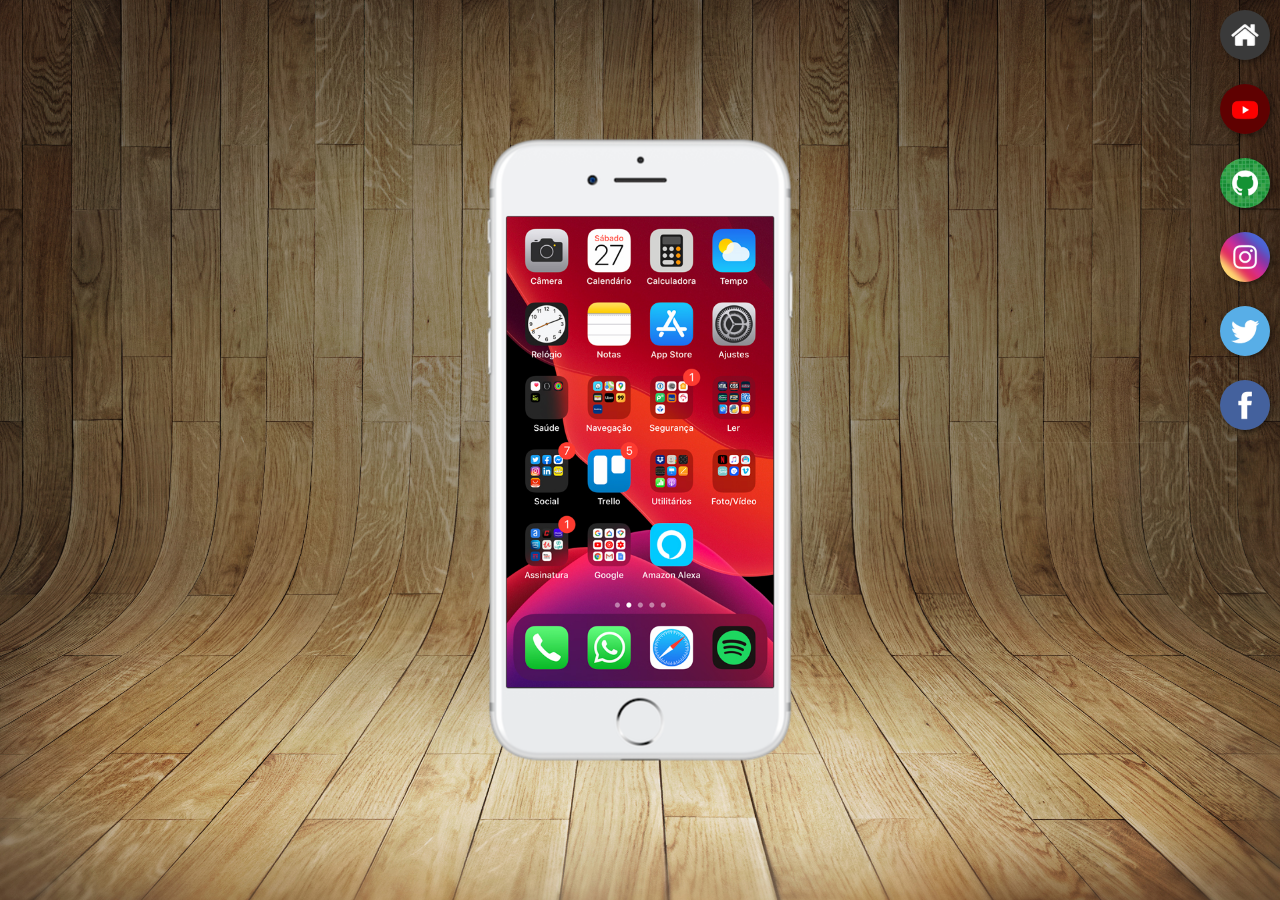
<file: index.html>
<!DOCTYPE html>
<html lang="pt-br">
<head>
    <meta charset="UTF-8">
    <meta name="viewport" content="width=device-width, initial-scale=1.0">
    <title>Projetos Redes Socias</title>
    <link rel="stylesheet" href="estilos/style.css">
    <link rel="shortcut icon" href="favicon.ico" type="image/x-icon">
</head>
<body>
    <main> <!-- conteudo principal -->
        <section id="telefone">
            <iframe src="home.html" name="tela" id="tela" frameborder="0"></iframe>
        </section>

        <section id="redes-sociais">
            <a href="home.html" target="tela"><img src="imagens/logo-home.jpg" alt="home"></a><br><!--  A TAG (BR) serve pra deixar as logo uma embaixo da outra -->
        
            <a href="youtube.html" target="tela"><img src="imagens/logo-youtube.jpg" alt="youtube"></a><br>
        
            <a href="github.html" target="tela"><img src="imagens/logo-github.jpg" alt="github"></a><br>
        
            <a href="istagram.html" target="tela"><img src="imagens/logo-instagram.jpg" alt="instagram"></a><br>
        
            <a href="twitter.html" target="tela"><img src="imagens/logo-twitter.jpg" alt="twitter"></a><br>
        
            <a href="facebook.html" target="tela"><img src="imagens/logo-facebook.jpg" alt="facebook"></a>
            
        </section>
    </main>
</body>
</html>
</file>
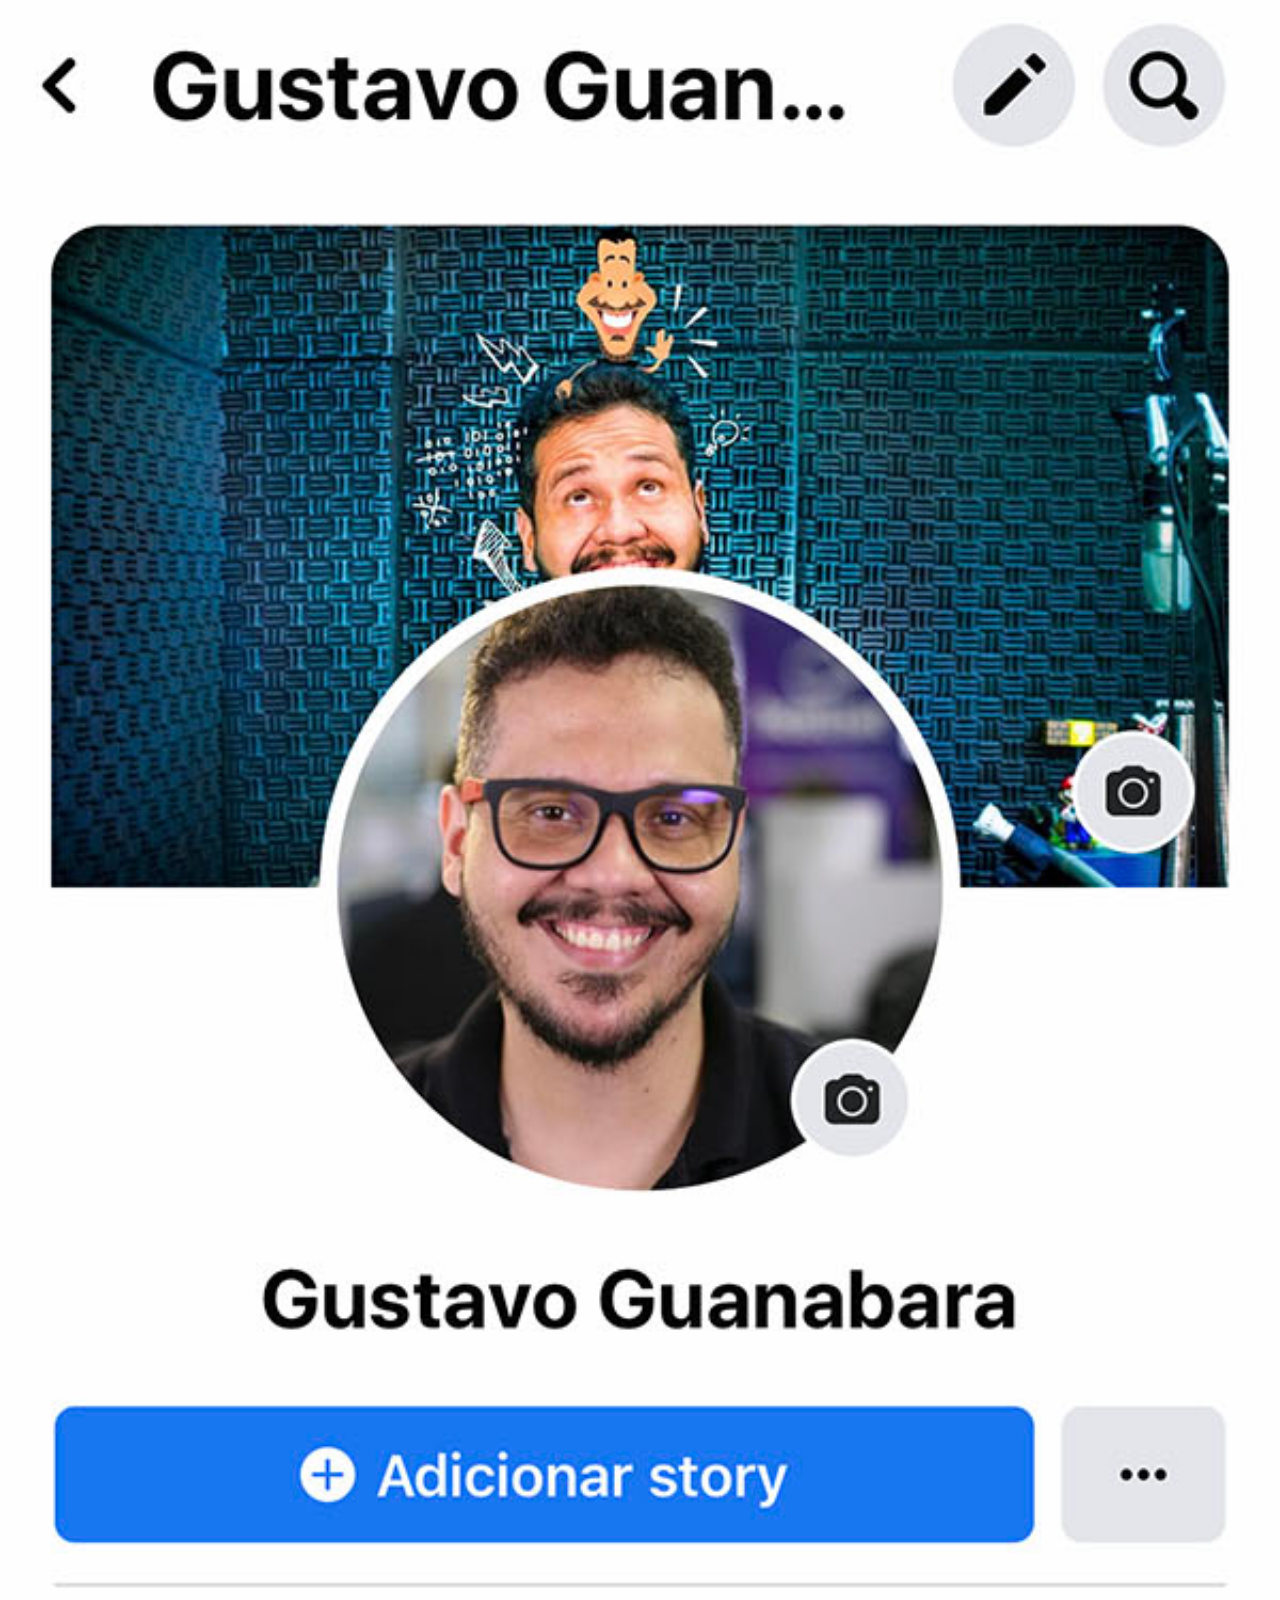
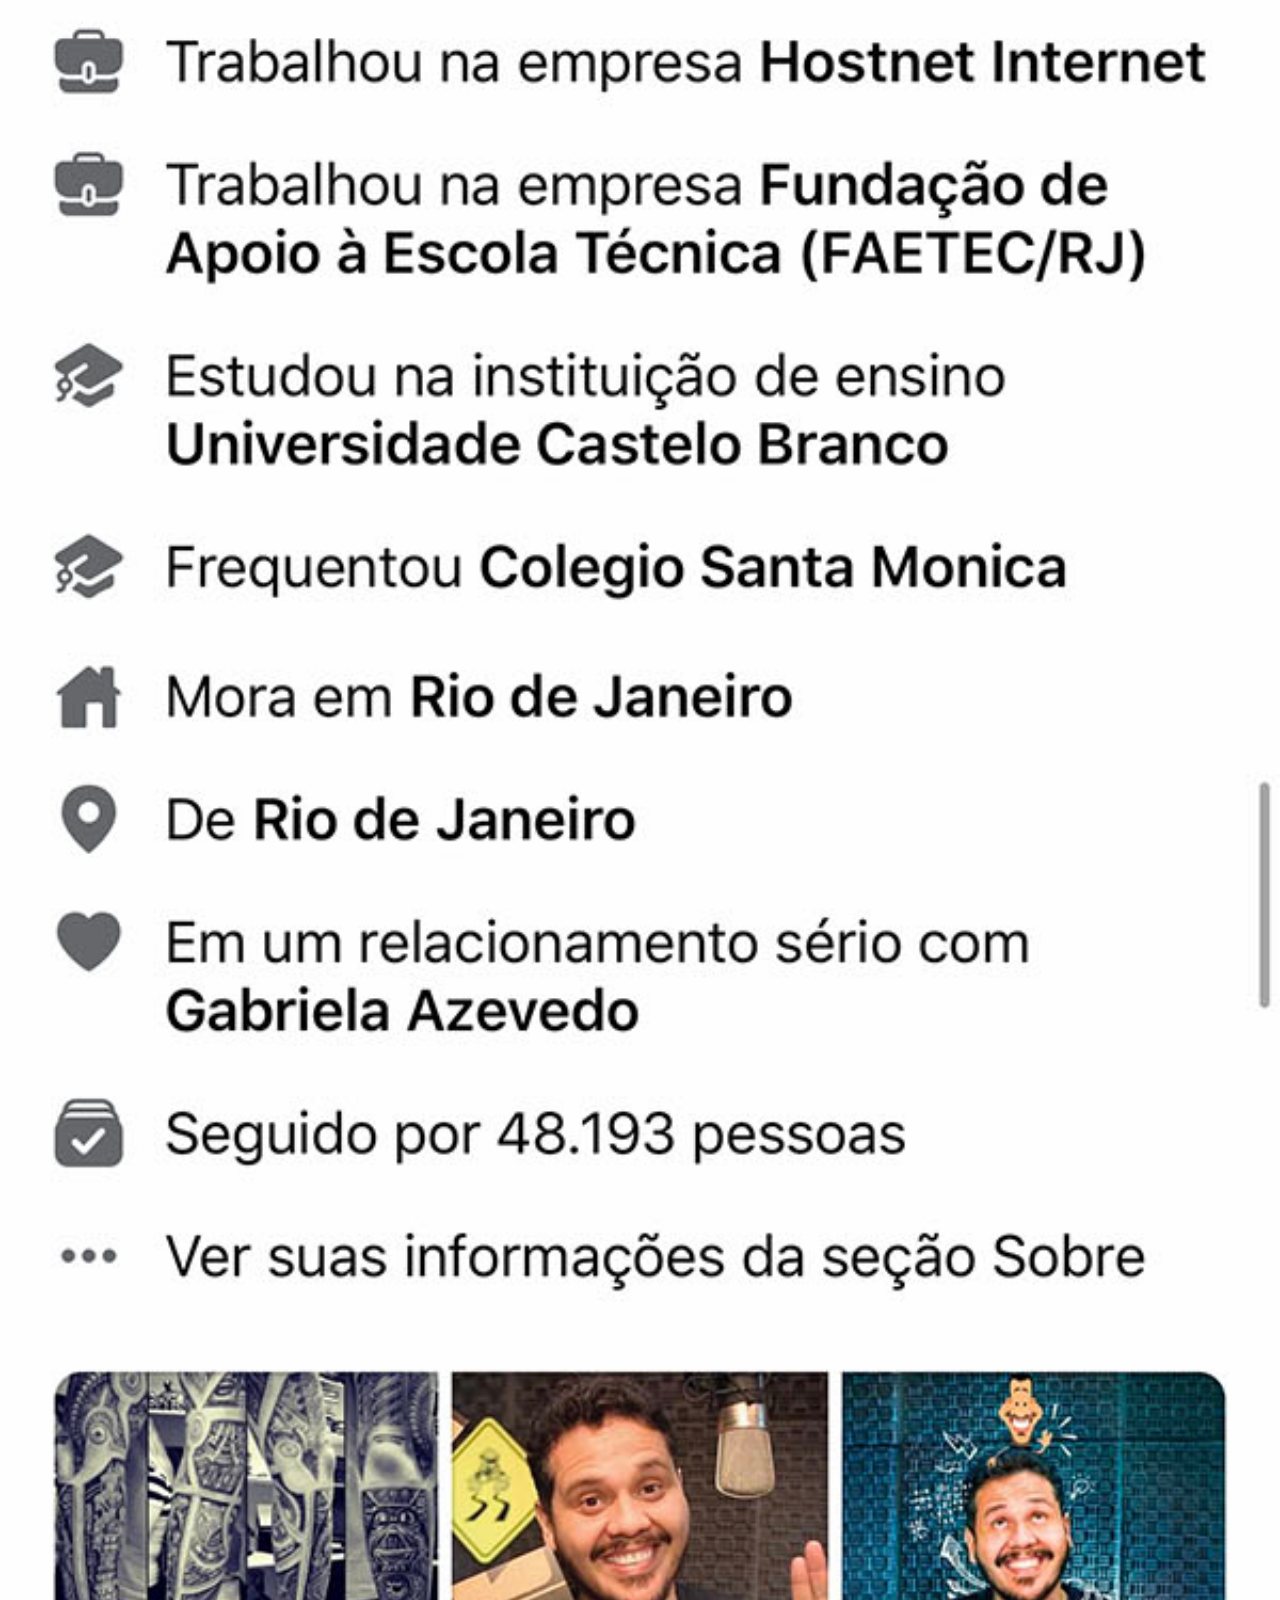
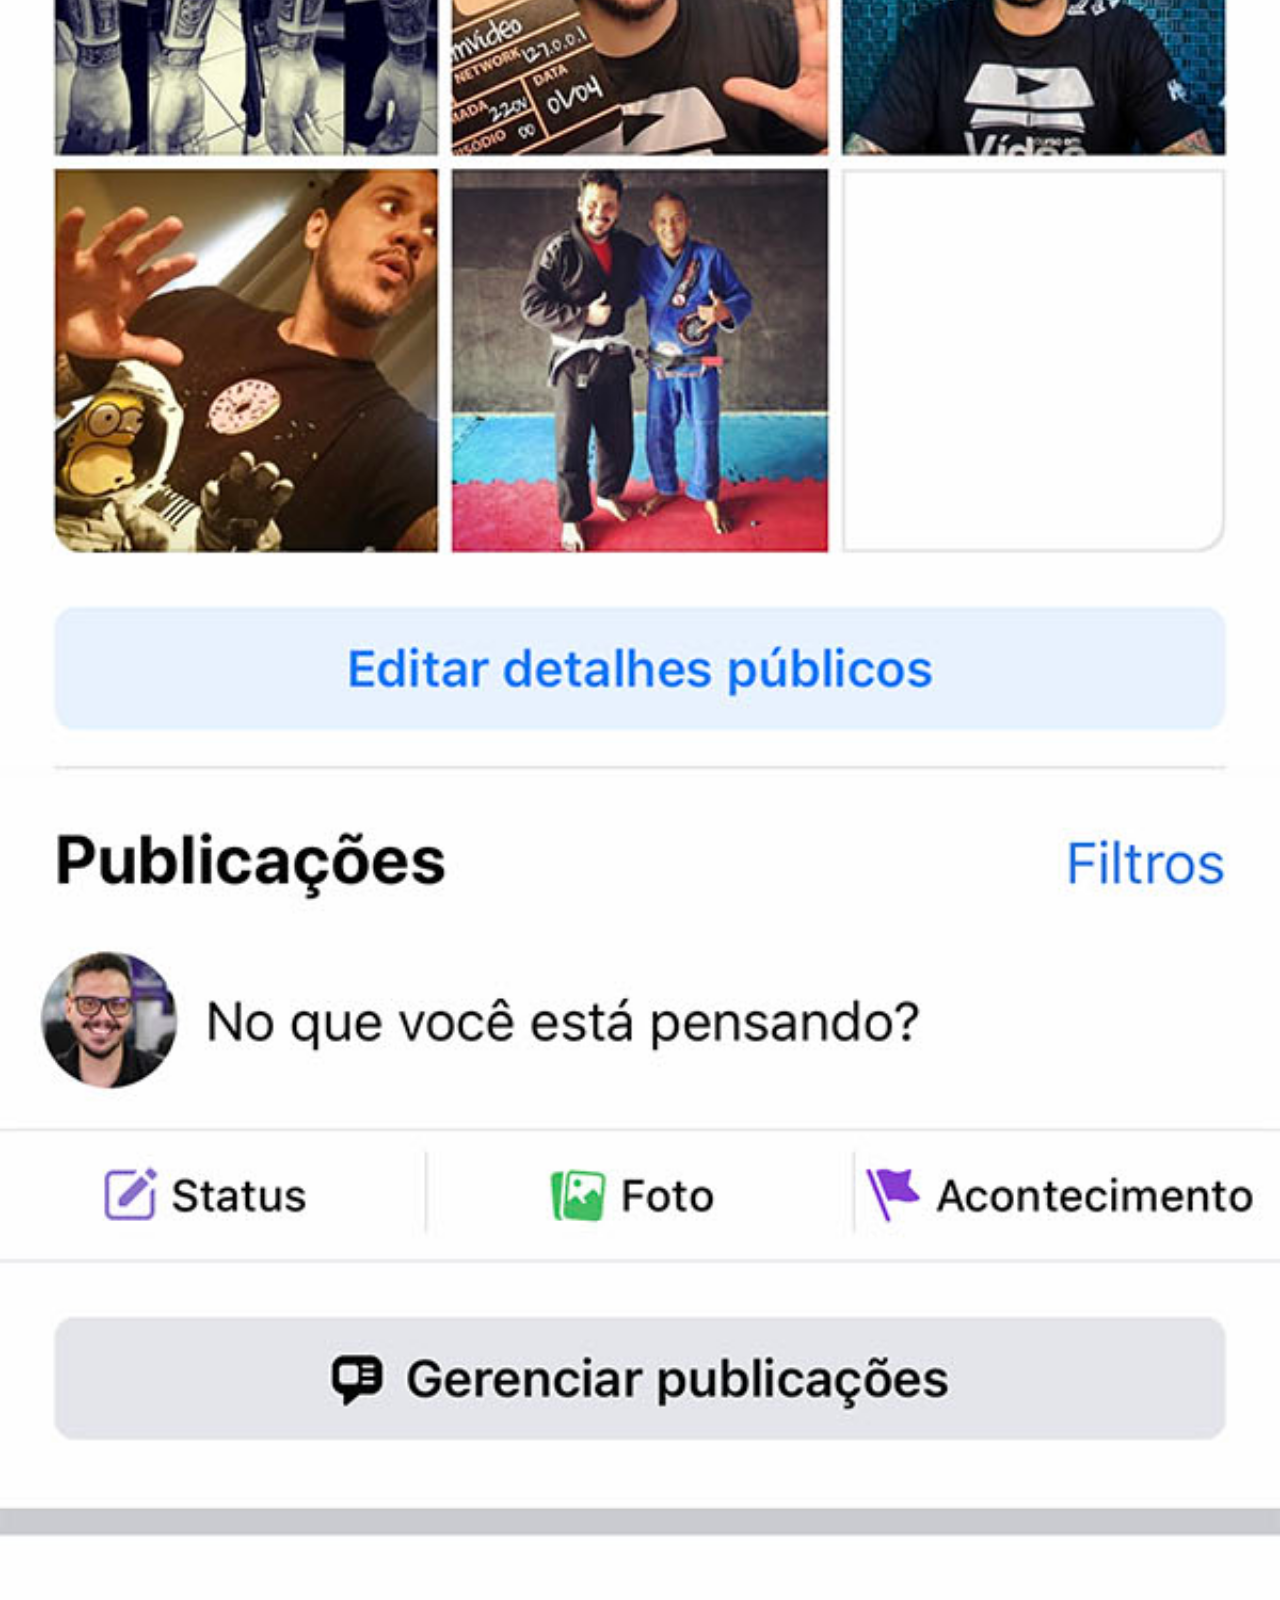
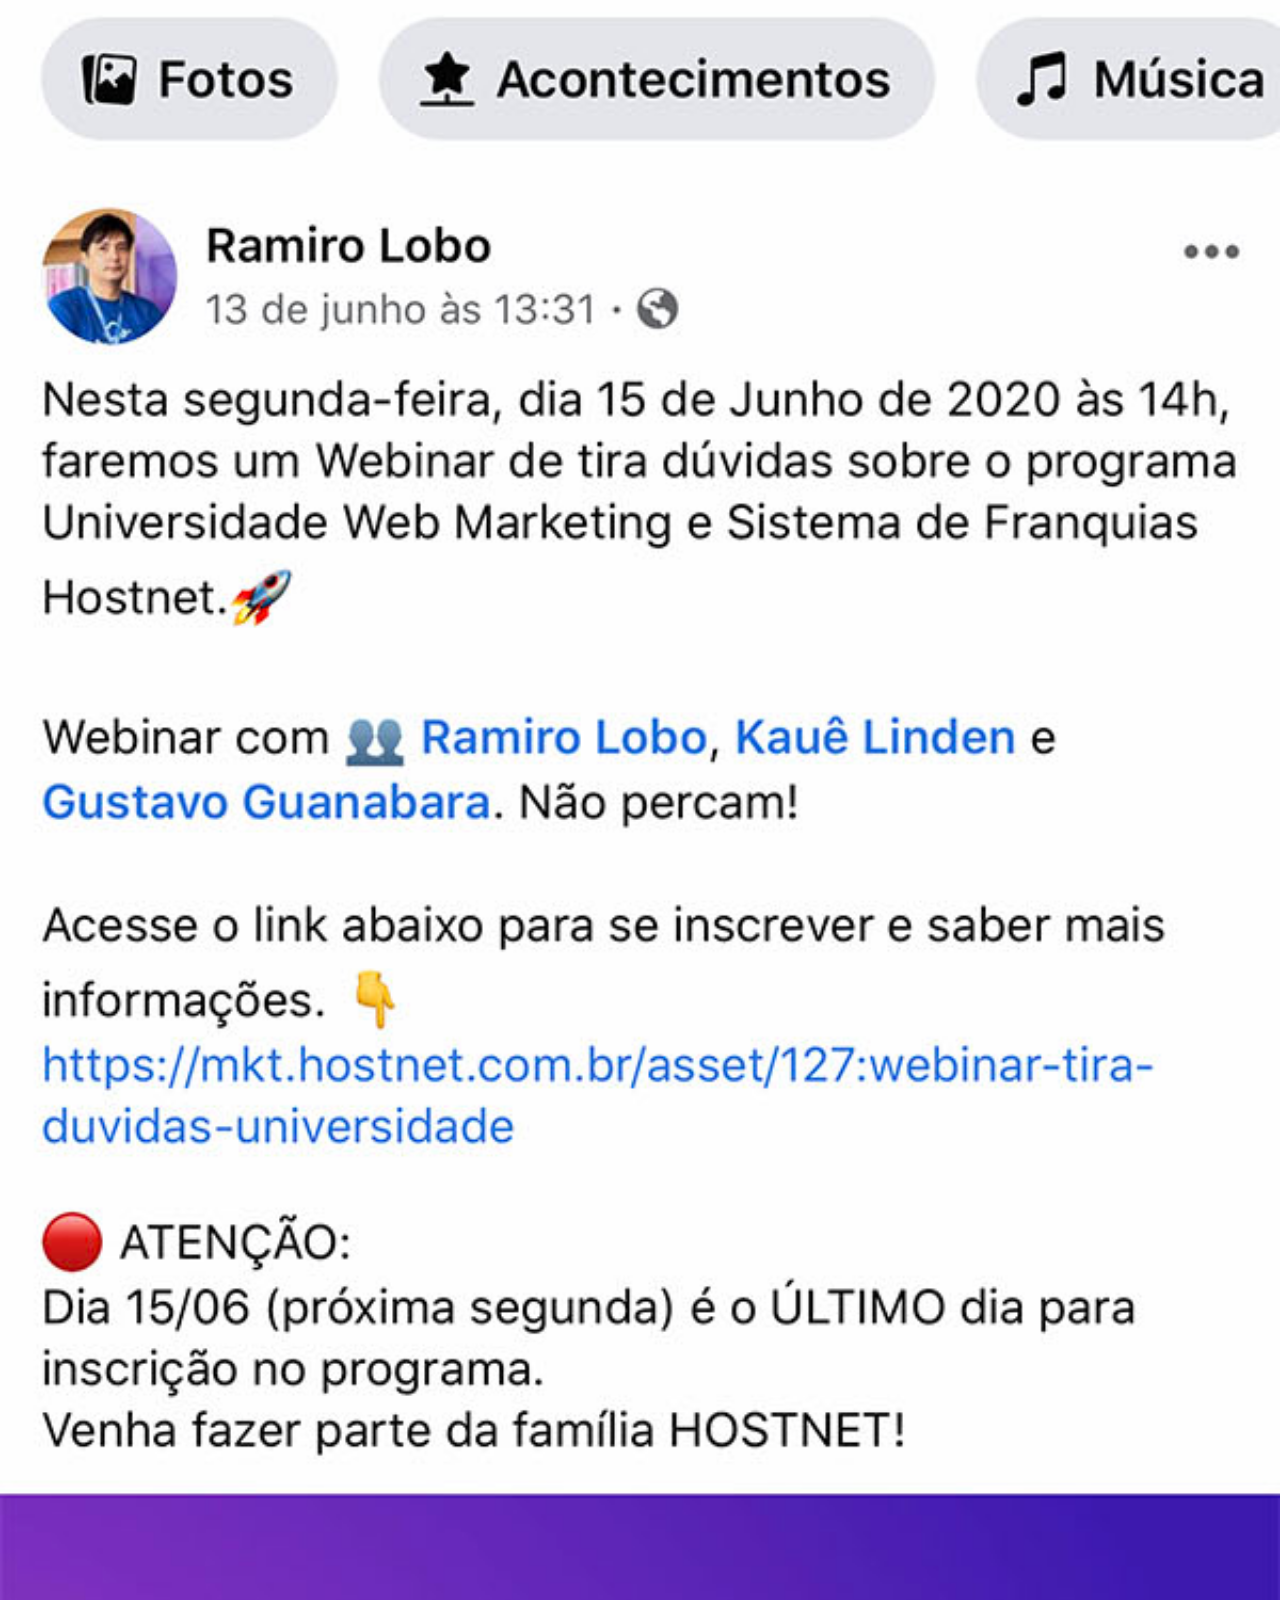
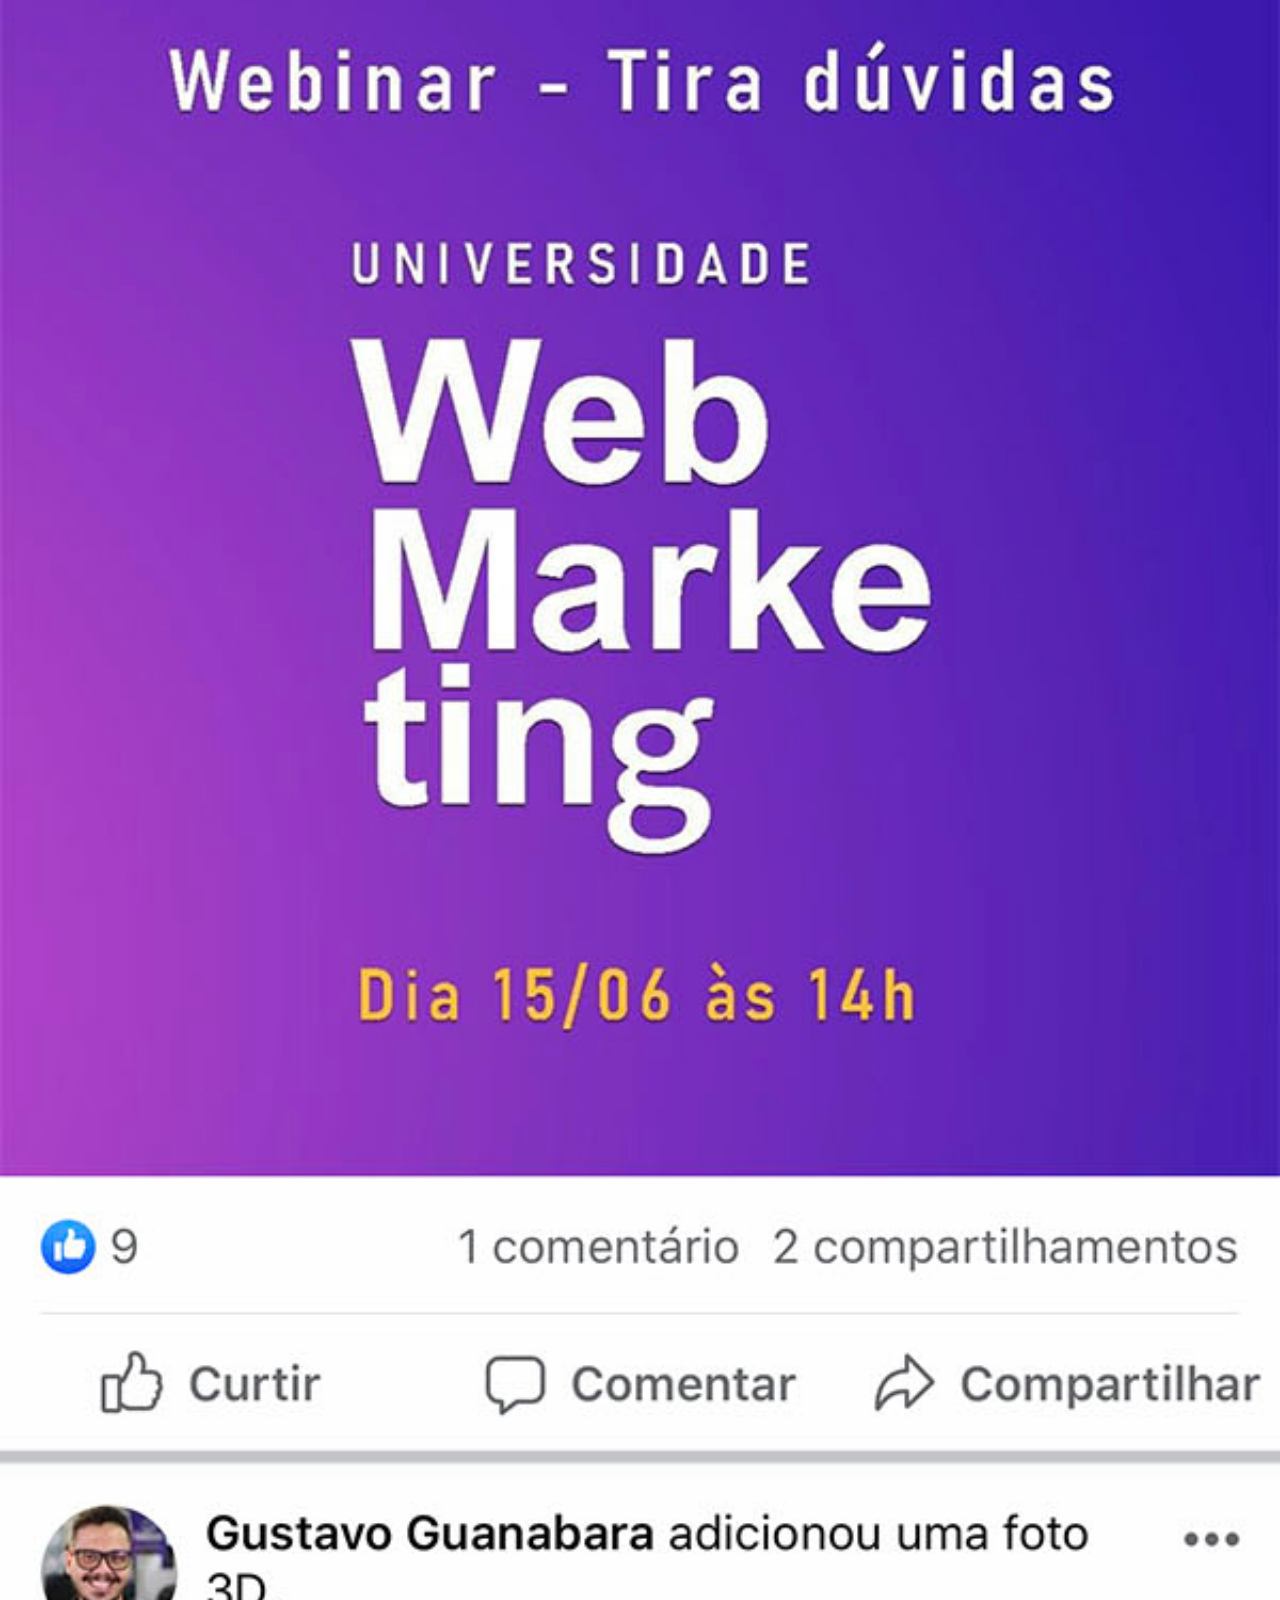
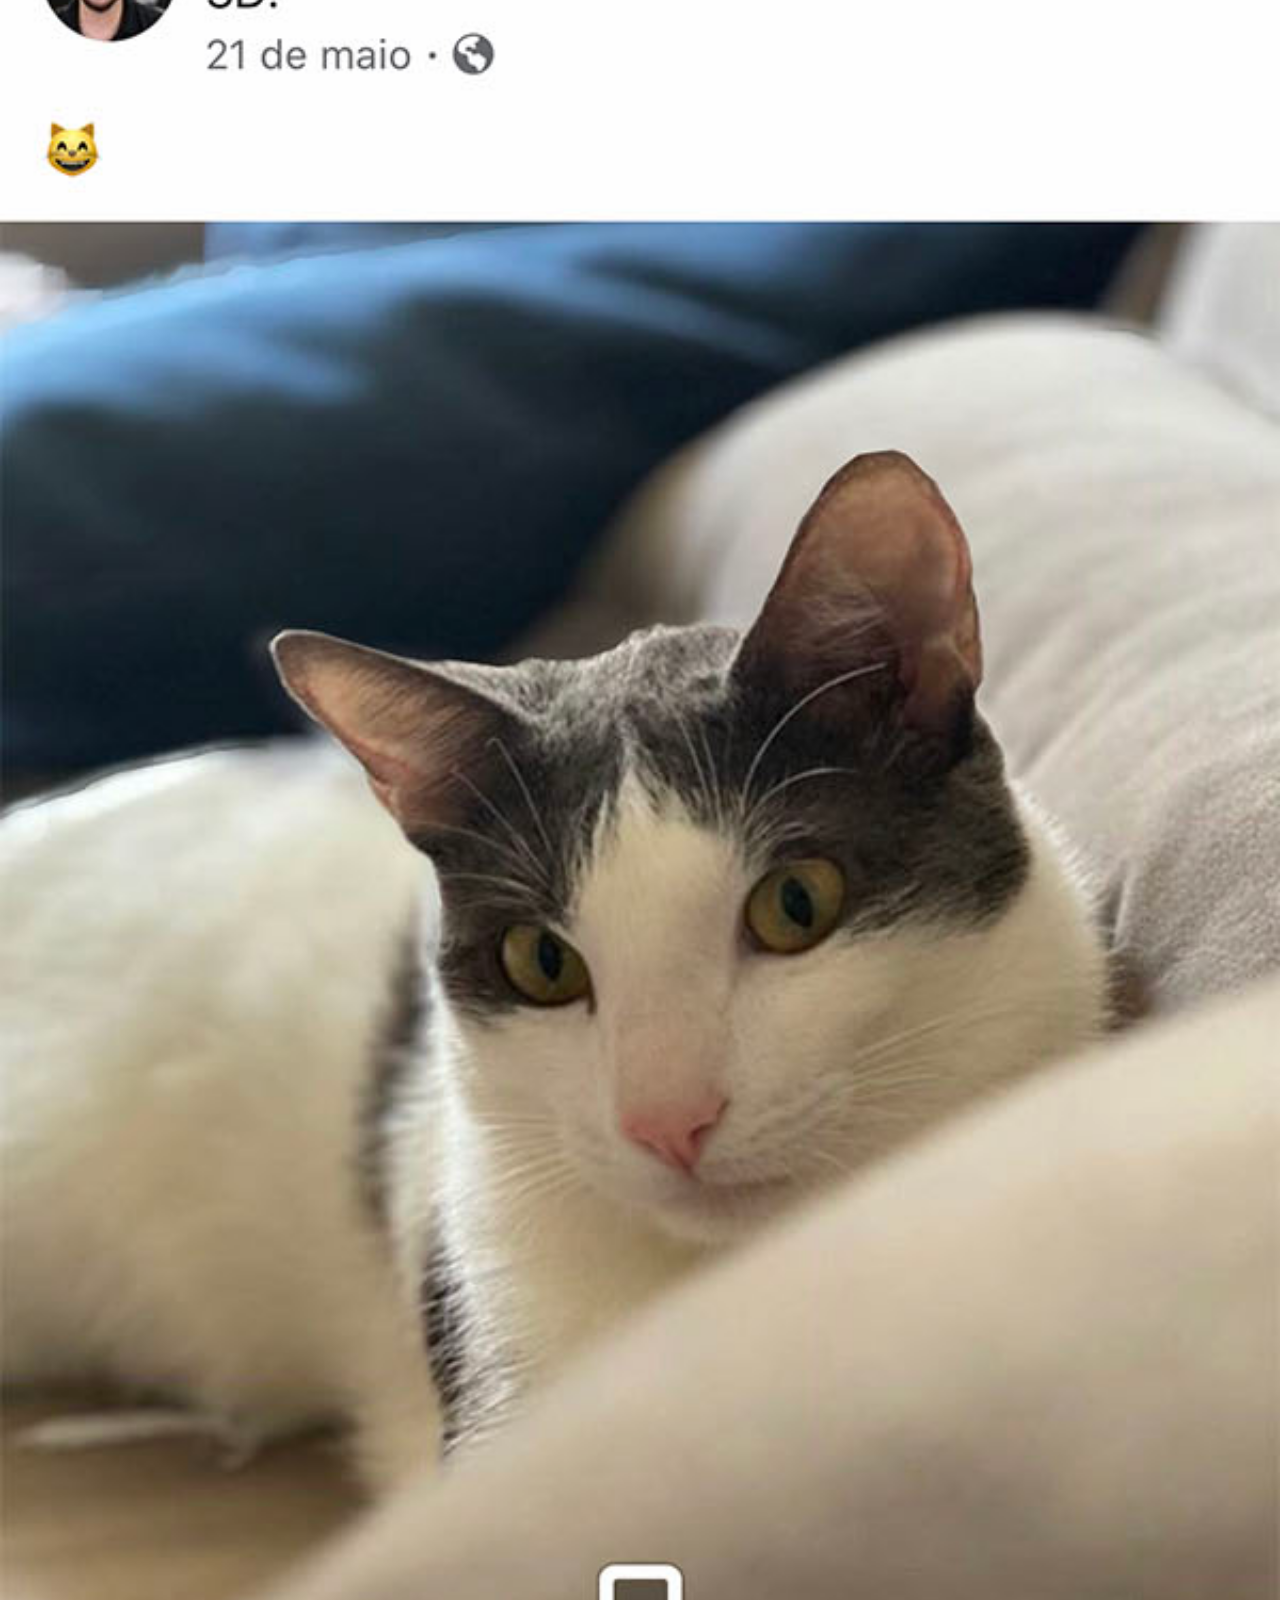
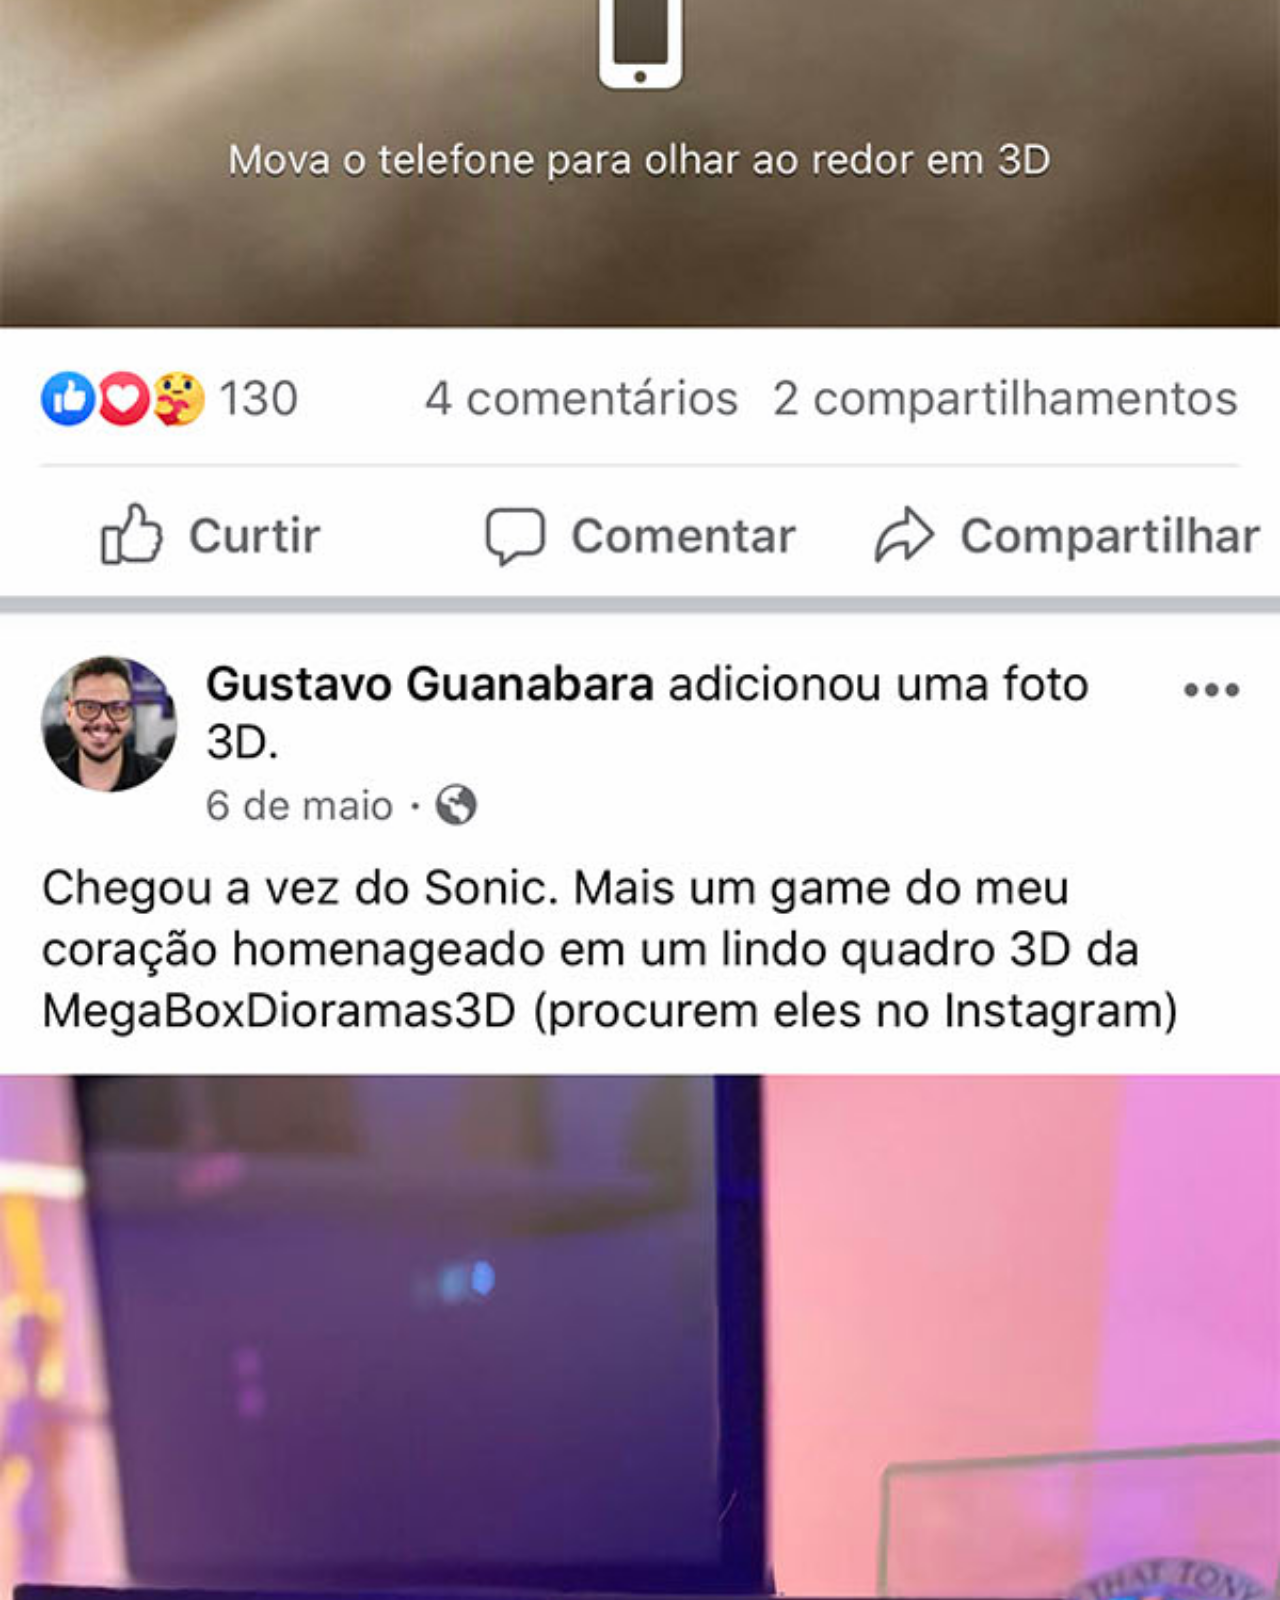
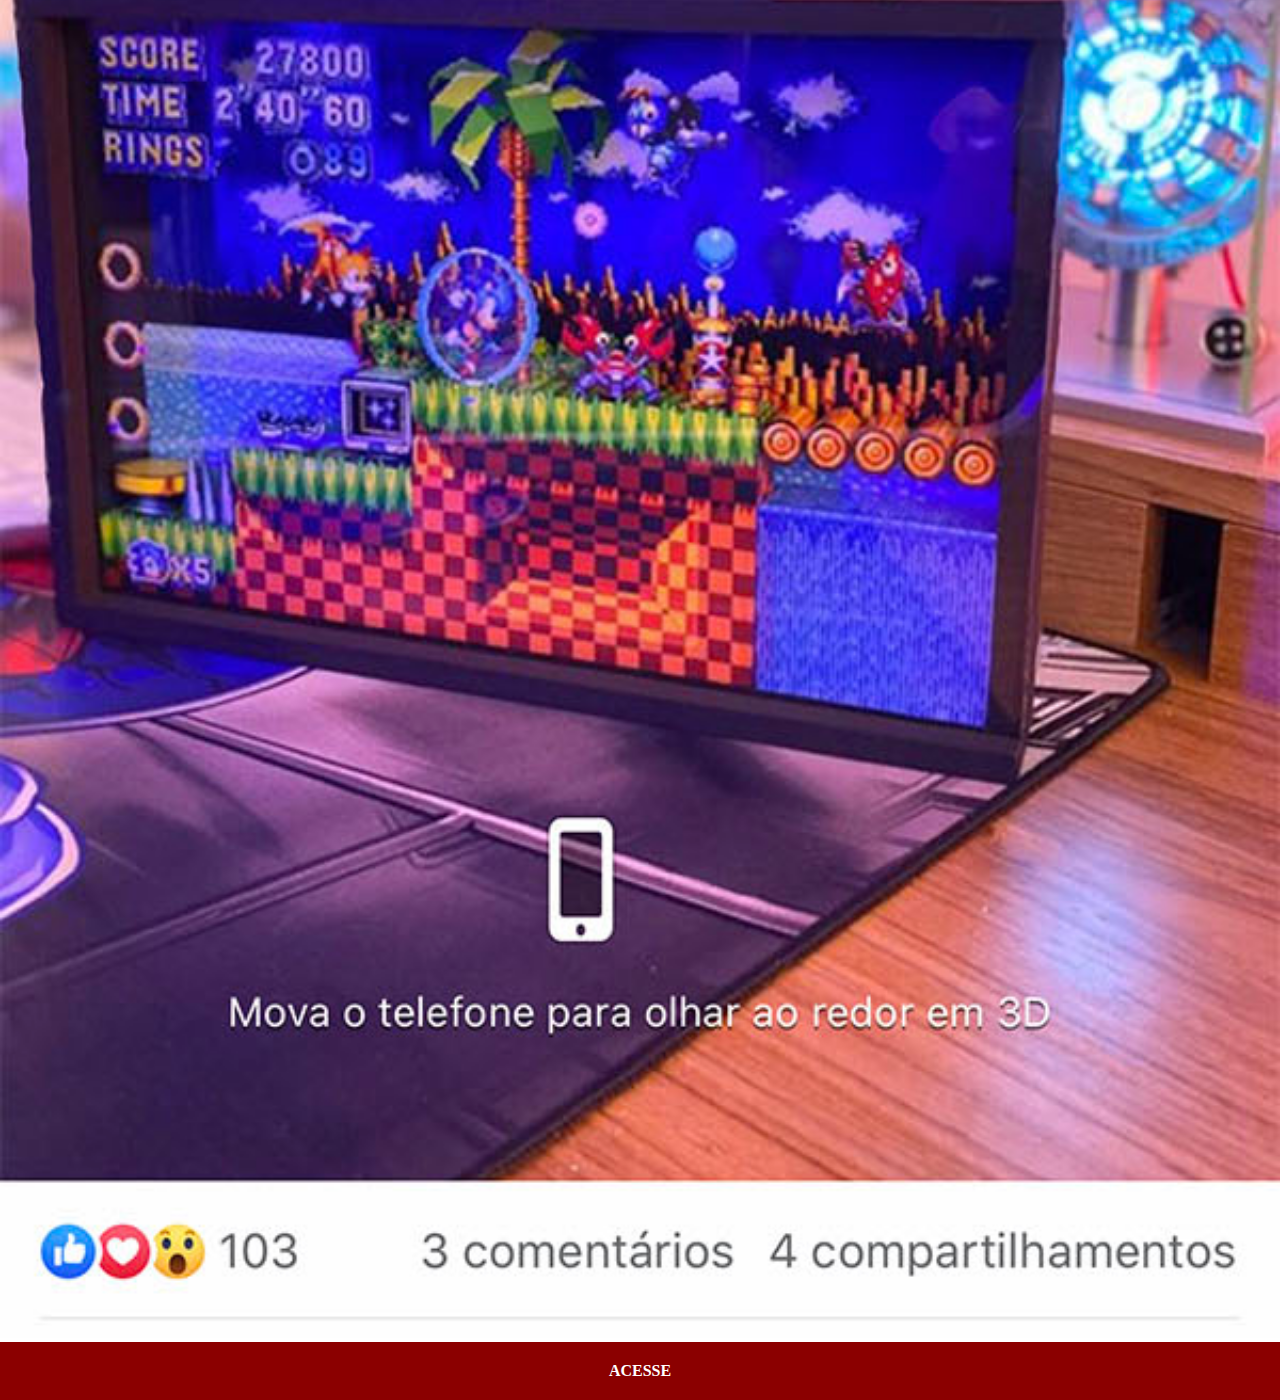
<file: facebook.html>
<!DOCTYPE html>
<html lang="pt-br">
<head>
    <meta charset="UTF-8">
    <meta name="viewport" content="width=device-width, initial-scale=1.0">
    <title>Facebook</title>
    <link rel="stylesheet" href="estilos/social.css">
</head>
<body>
    <img src="imagens/tela-facebook.jpg" alt="">
    <a href="https://www.facebook.com/campaign/landing.php?&campaign_id=1661784632&extra_1=s%7Cc%7C320269324047%7Ce%7Cfacebook%7C&placement=&creative=320269324047&keyword=facebook&partner_id=googlesem&extra_2=campaignid%3D1661784632%26adgroupid%3D63686352403%26matchtype%3De%26network%3Dg%26source%3Dnotmobile%26search_or_content%3Ds%26device%3Dc%26devicemodel%3D%26adposition%3D%26target%3D%26targetid%3Dkwd-541132862%26loc_physical_ms%3D9207399%26loc_interest_ms%3D%26feeditemid%3D%26param1%3D%26param2%3D&gad_source=1&gclid=Cj0KCQiAwtu9BhC8ARIsAI9JHanumUyWGXU5LgSI_3aSGrO2TkszyPy0UEK8hBE63eQcTLvbbikGzNgaAmAAEALw_wcB">ACESSE</a>
    
</body>
</html>
</file>
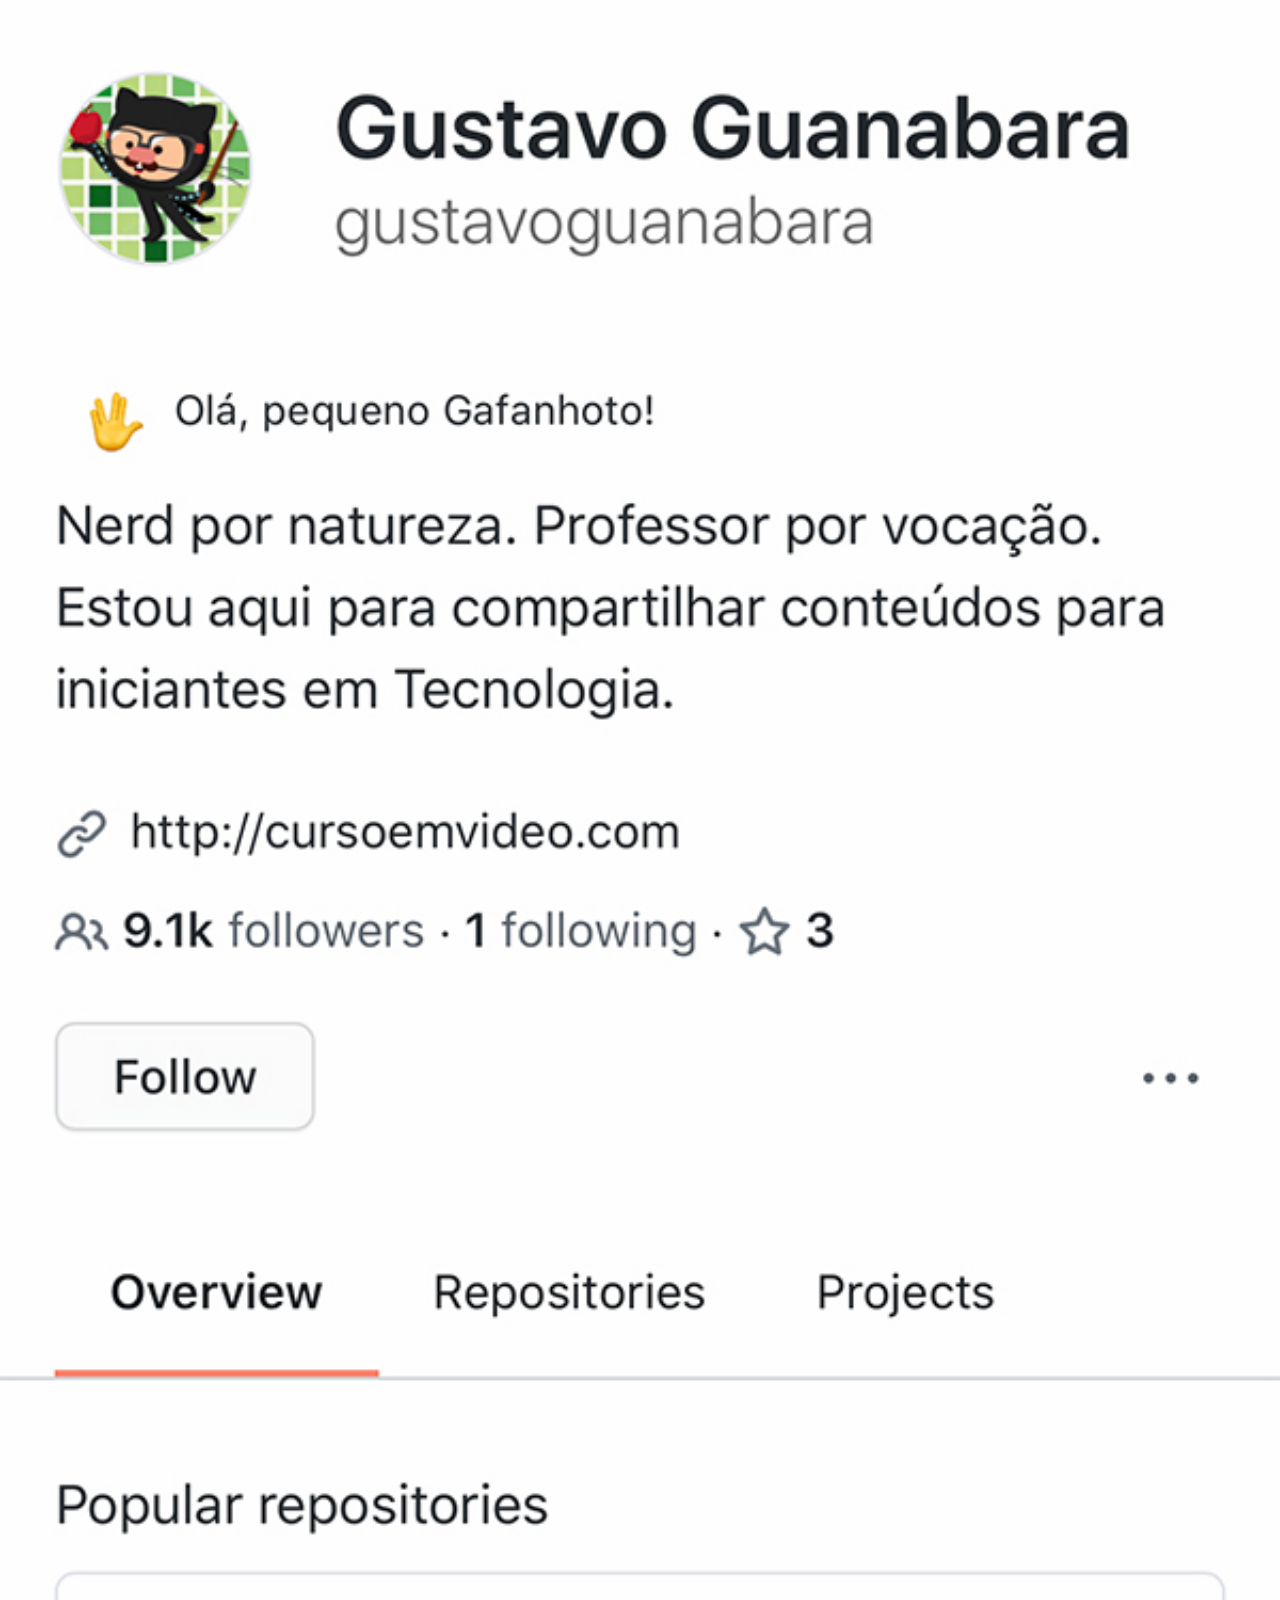
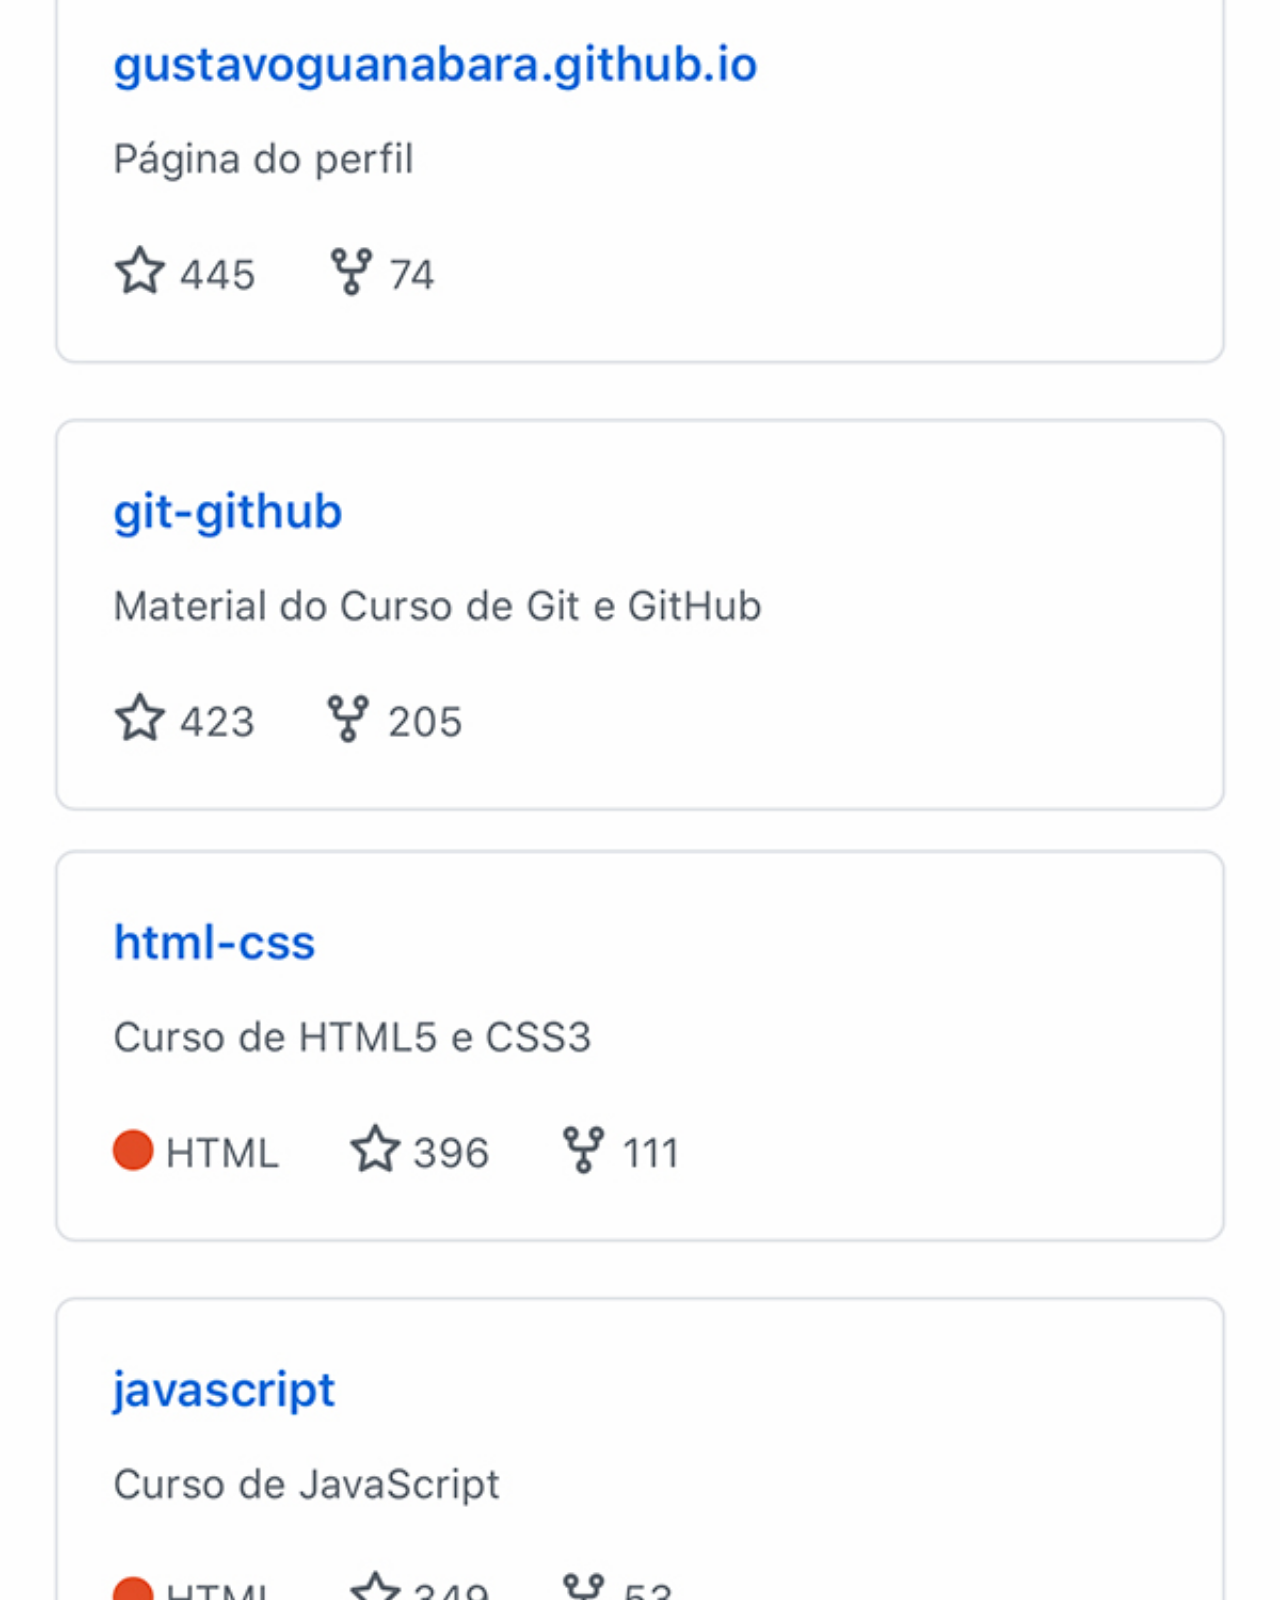
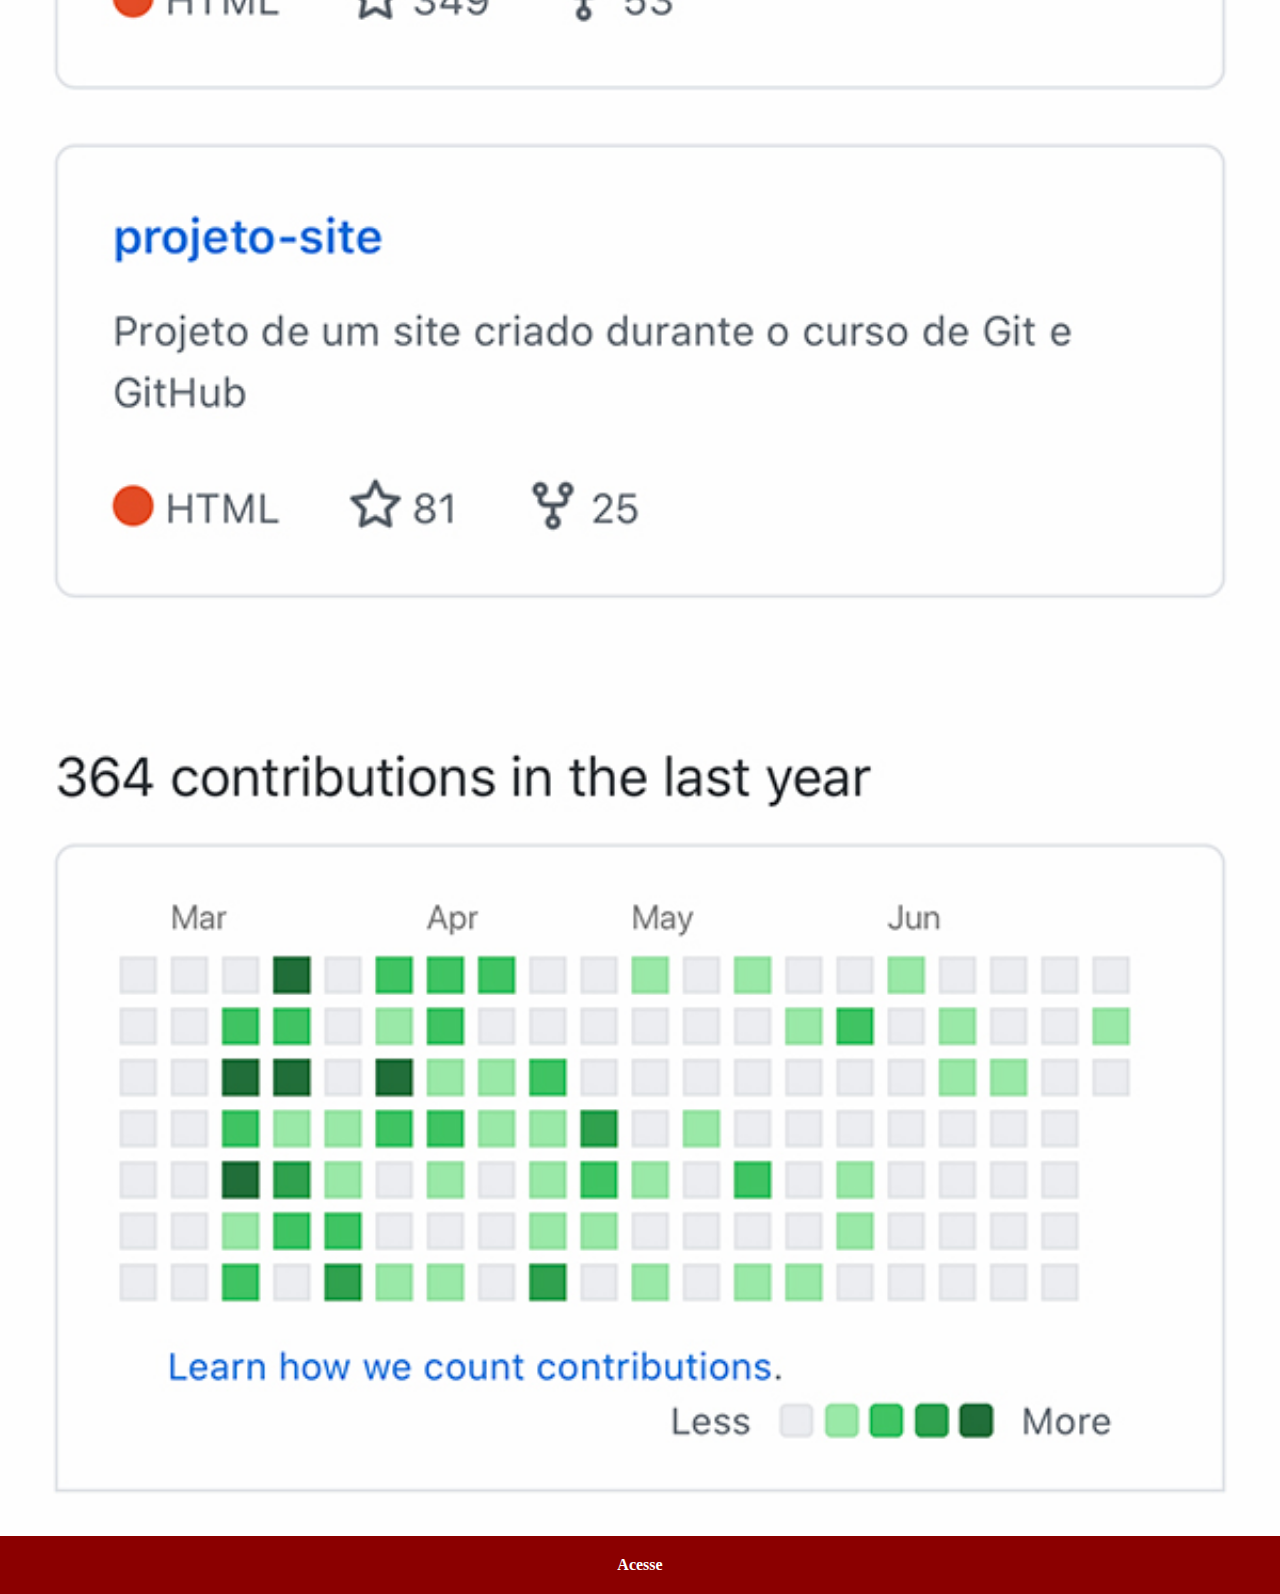
<file: github.html>
<!DOCTYPE html>
<html lang="pt-br">
<head>
    <meta charset="UTF-8">
    <meta name="viewport" content="width=device-width, initial-scale=1.0">
    <title>github</title>
    <link rel="stylesheet" href="estilos/social.css">
</head>
<body>
    <img src="imagens/tela-github.jpg" alt="github">
    <a href="https://github.com/Gabriel-Fleury" target="_blank"> Acesse</a>
</body>
</html>
</file>
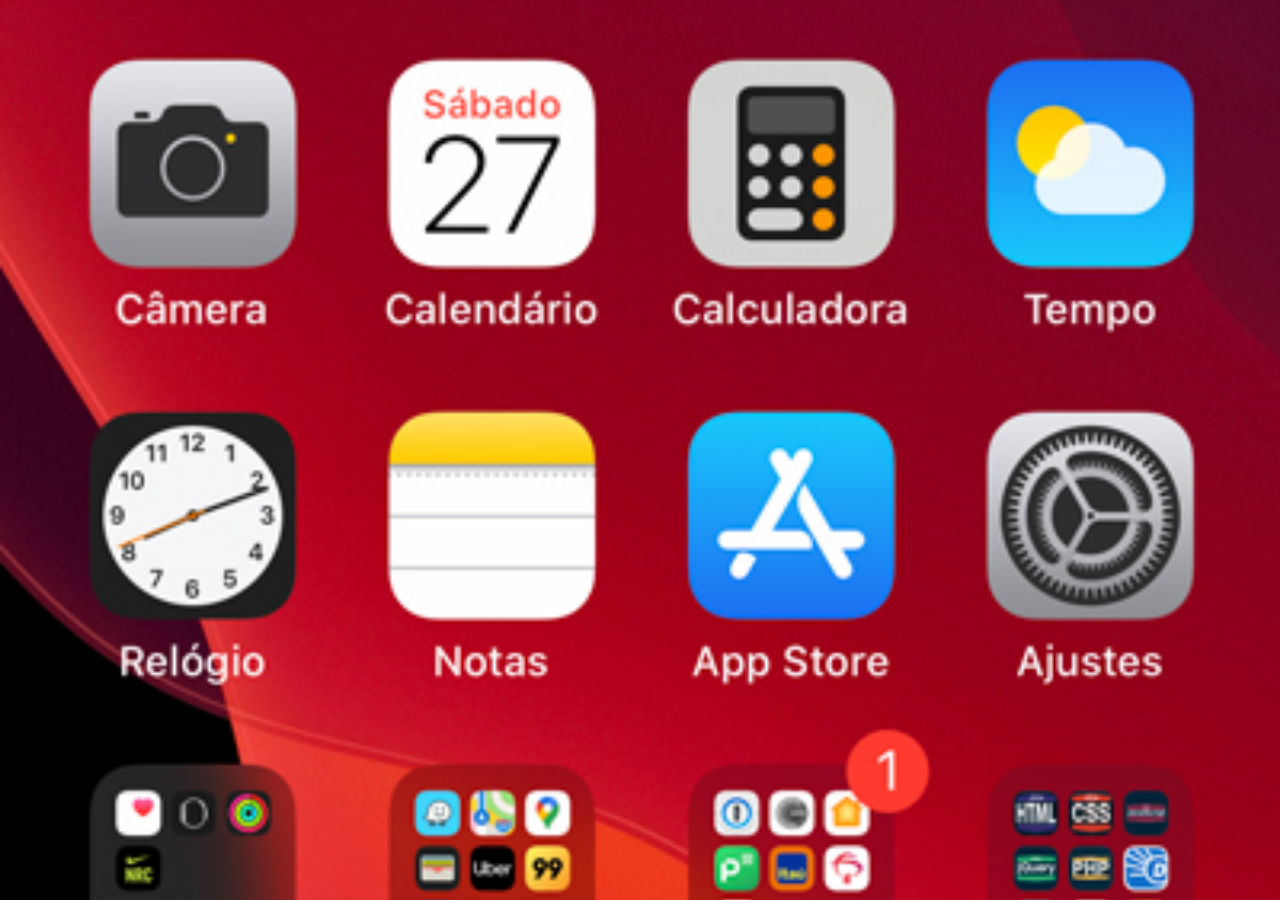
<file: home.html>
<!DOCTYPE html>
<html lang="pt-br">
<head>
    <meta charset="UTF-8">
    <meta name="viewport" content="width=device-width, initial-scale=1.0">
    <title>Home</title>
</head>
<style>
    *{
        margin: 0px;
        padding: 0px;
    }

    body{
        width: 100vw;
        height: 100vh;
        background: black url('imagens/tela-home.jpg') no-repeat
        top center;

        background-size: cover;
    }
</style>
<body>
    
</body>
</html>
</file>
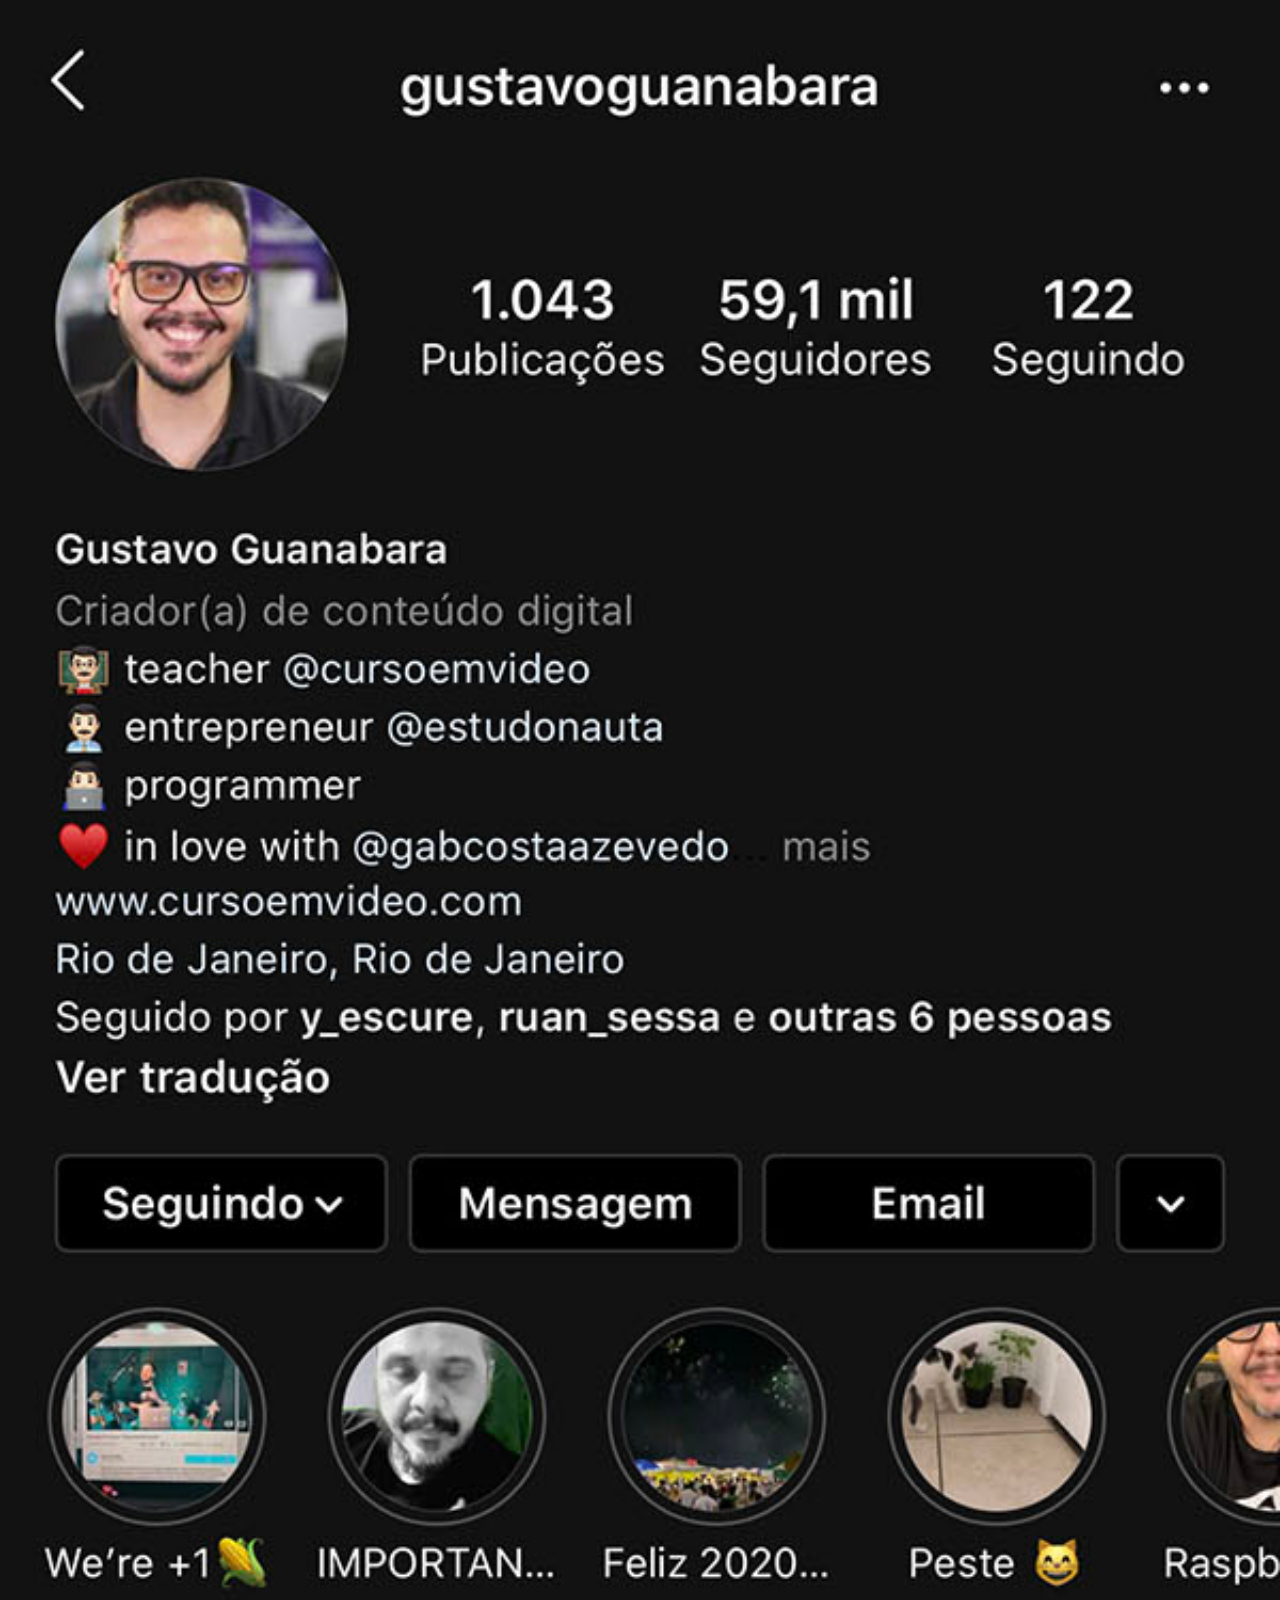
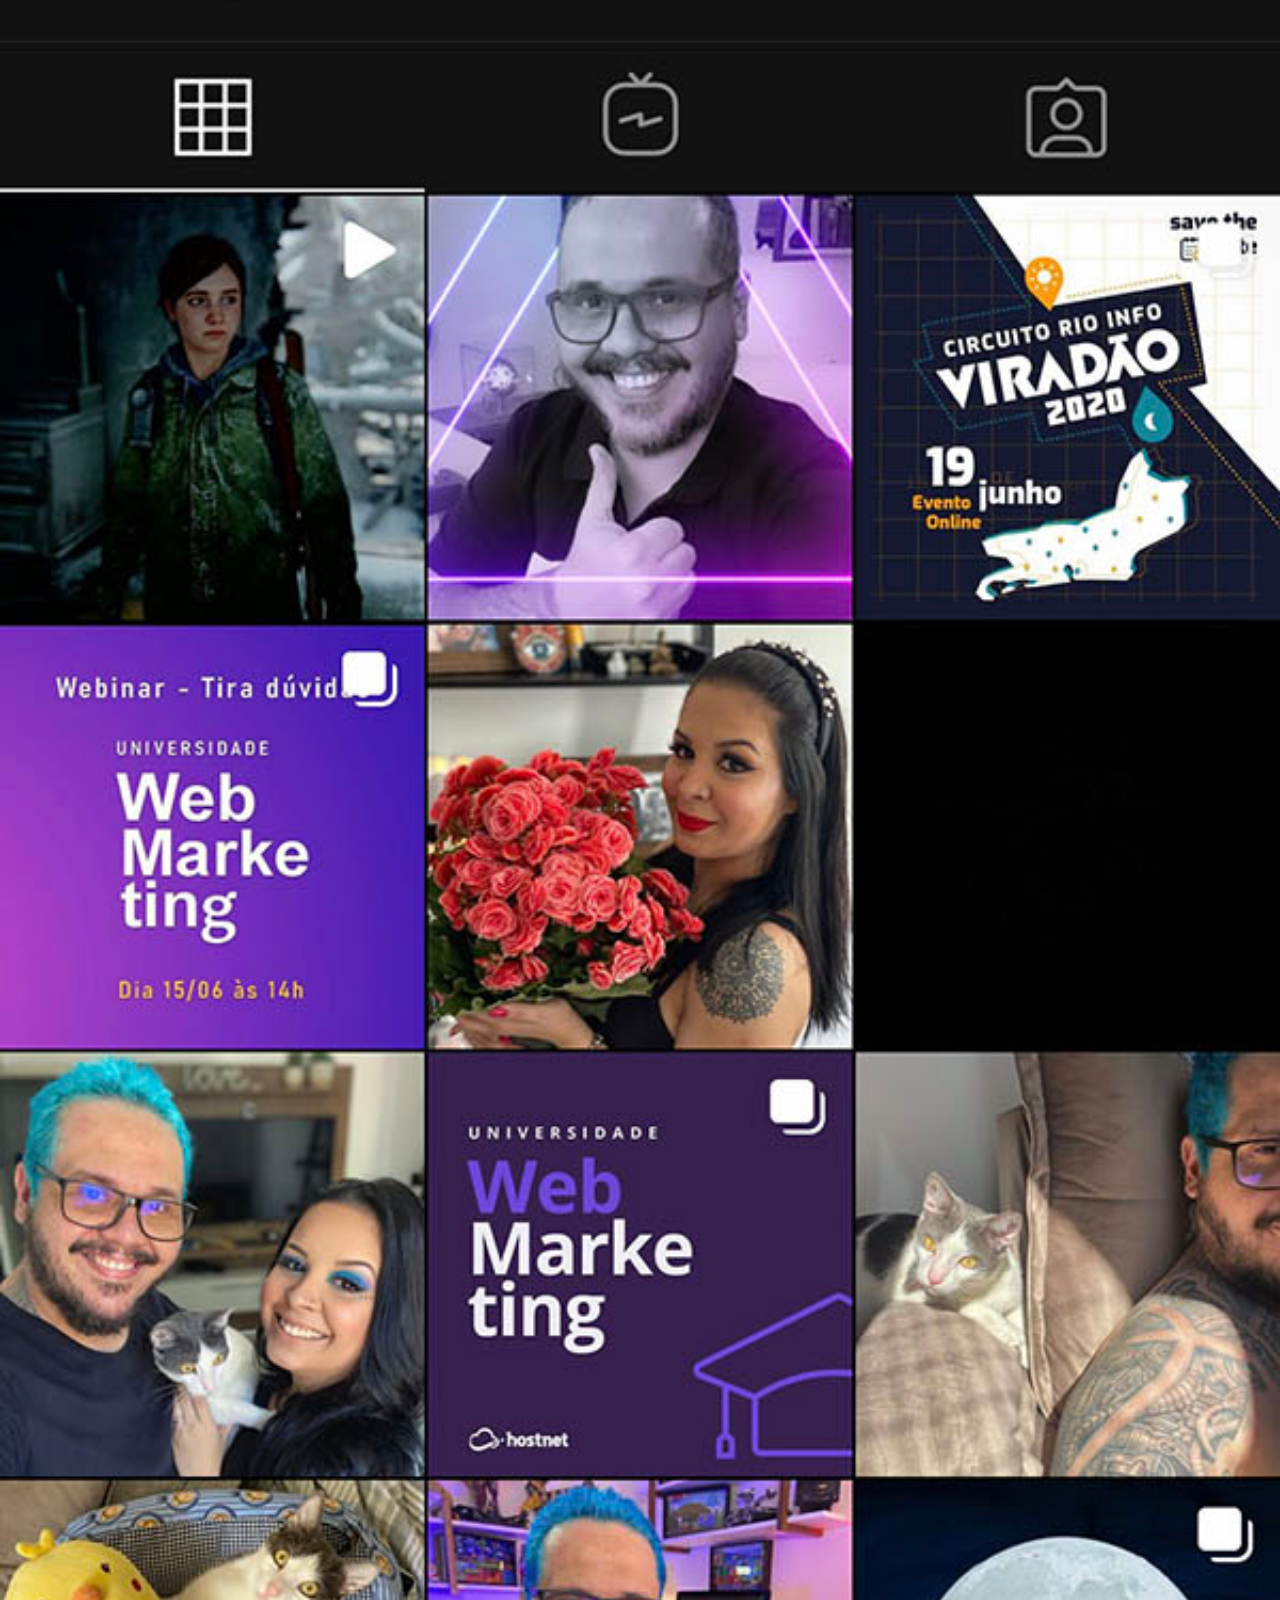
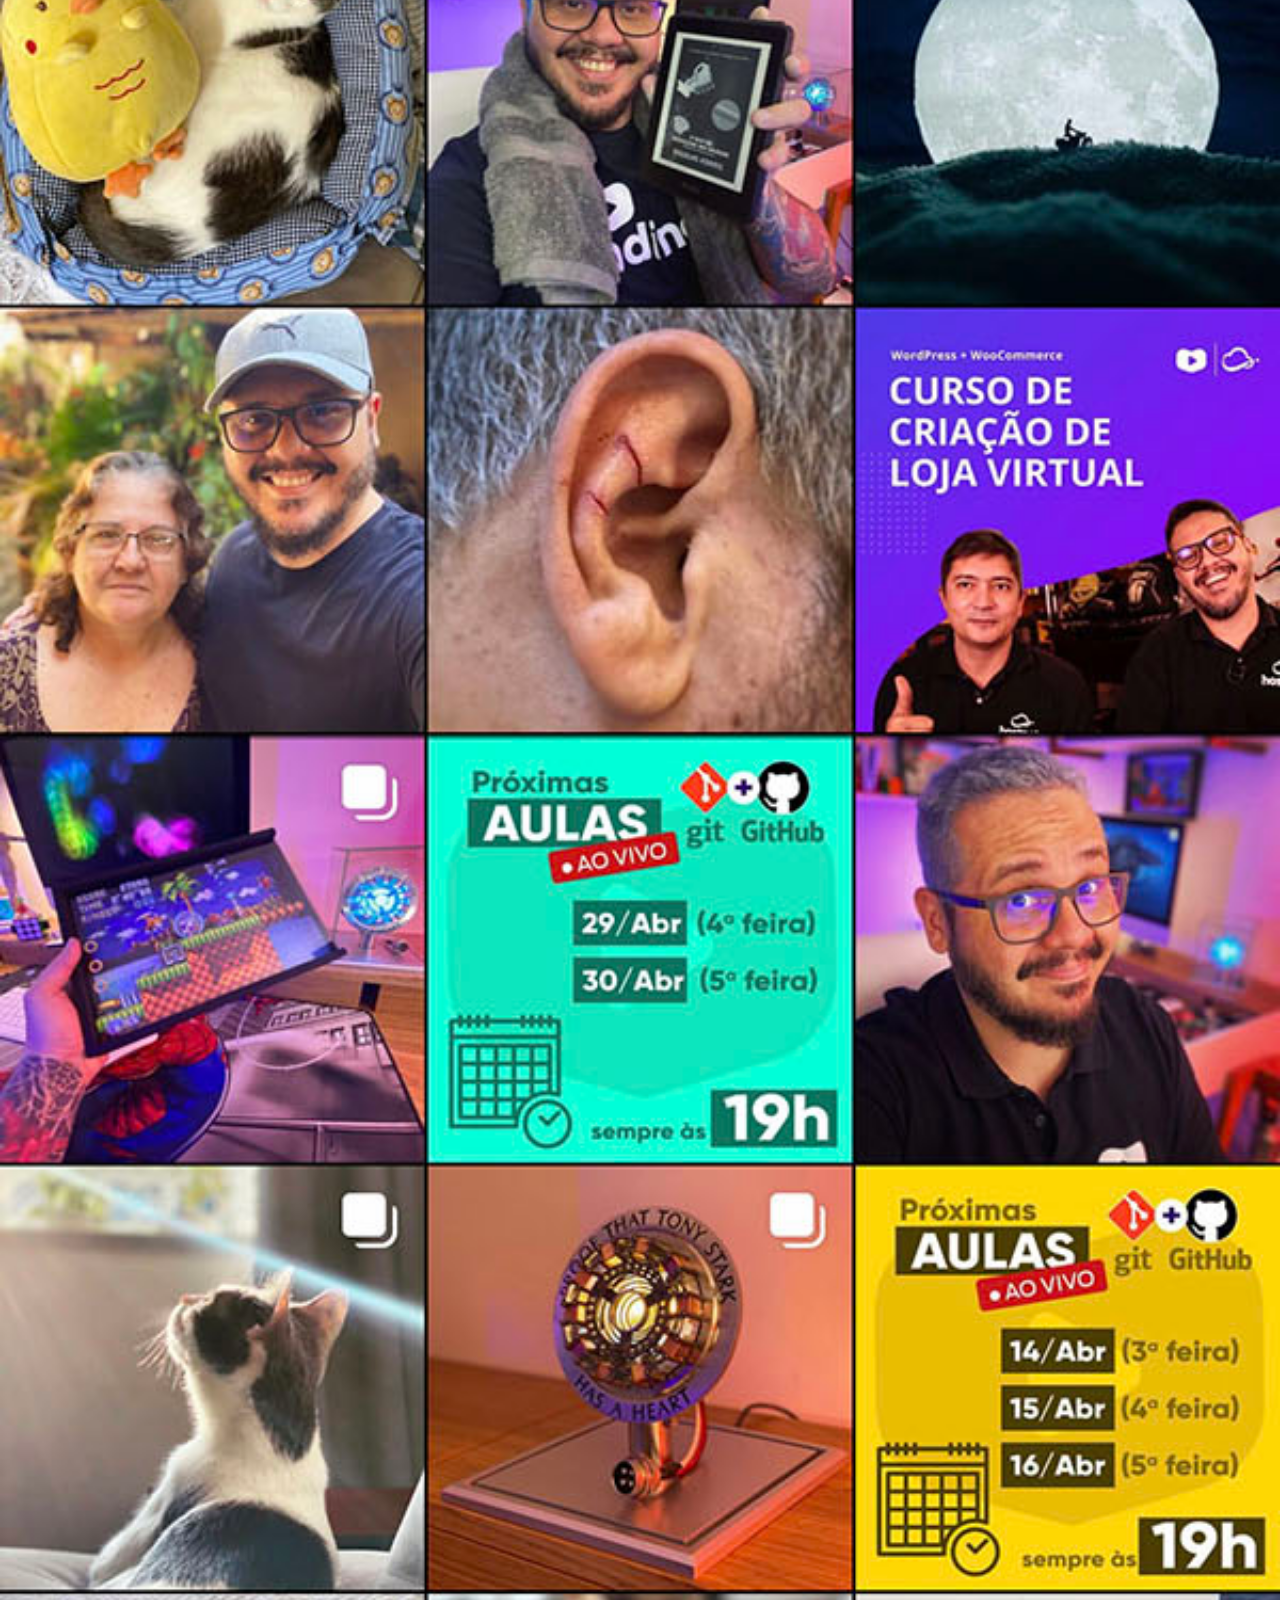
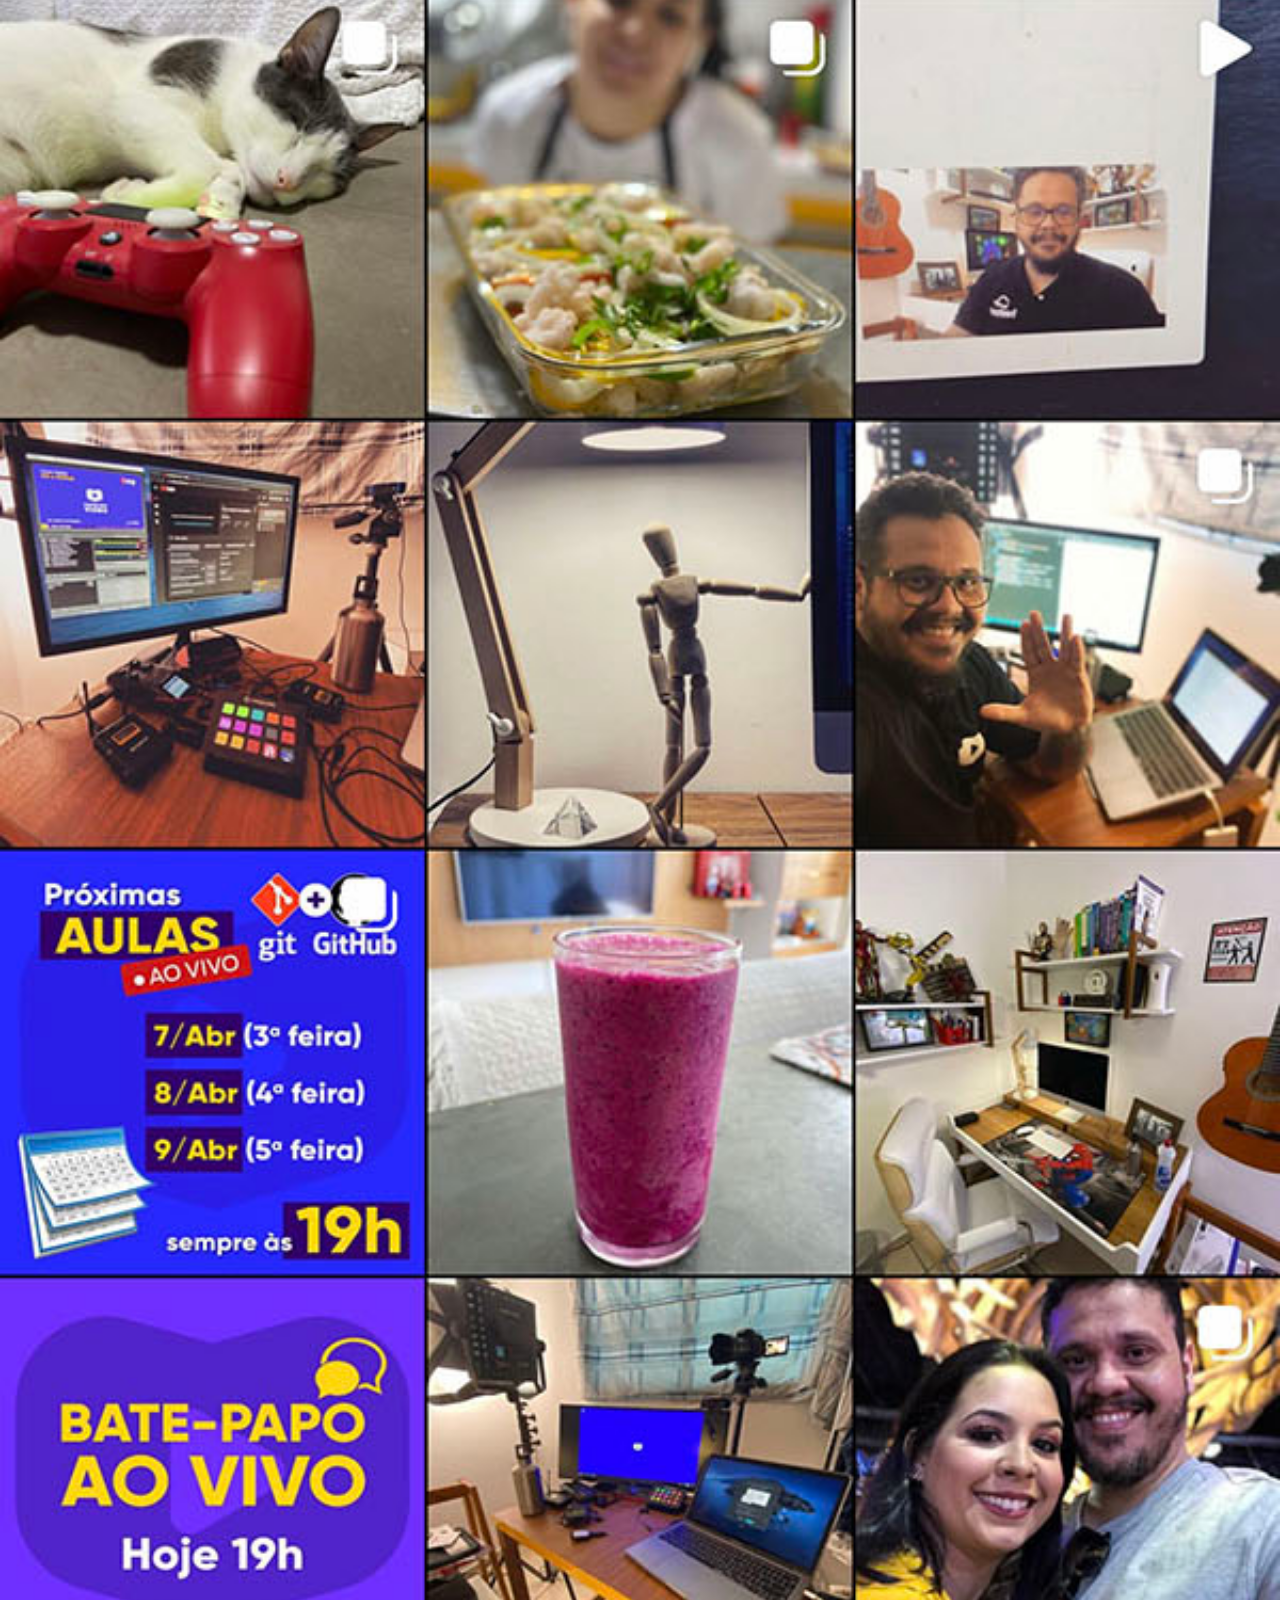
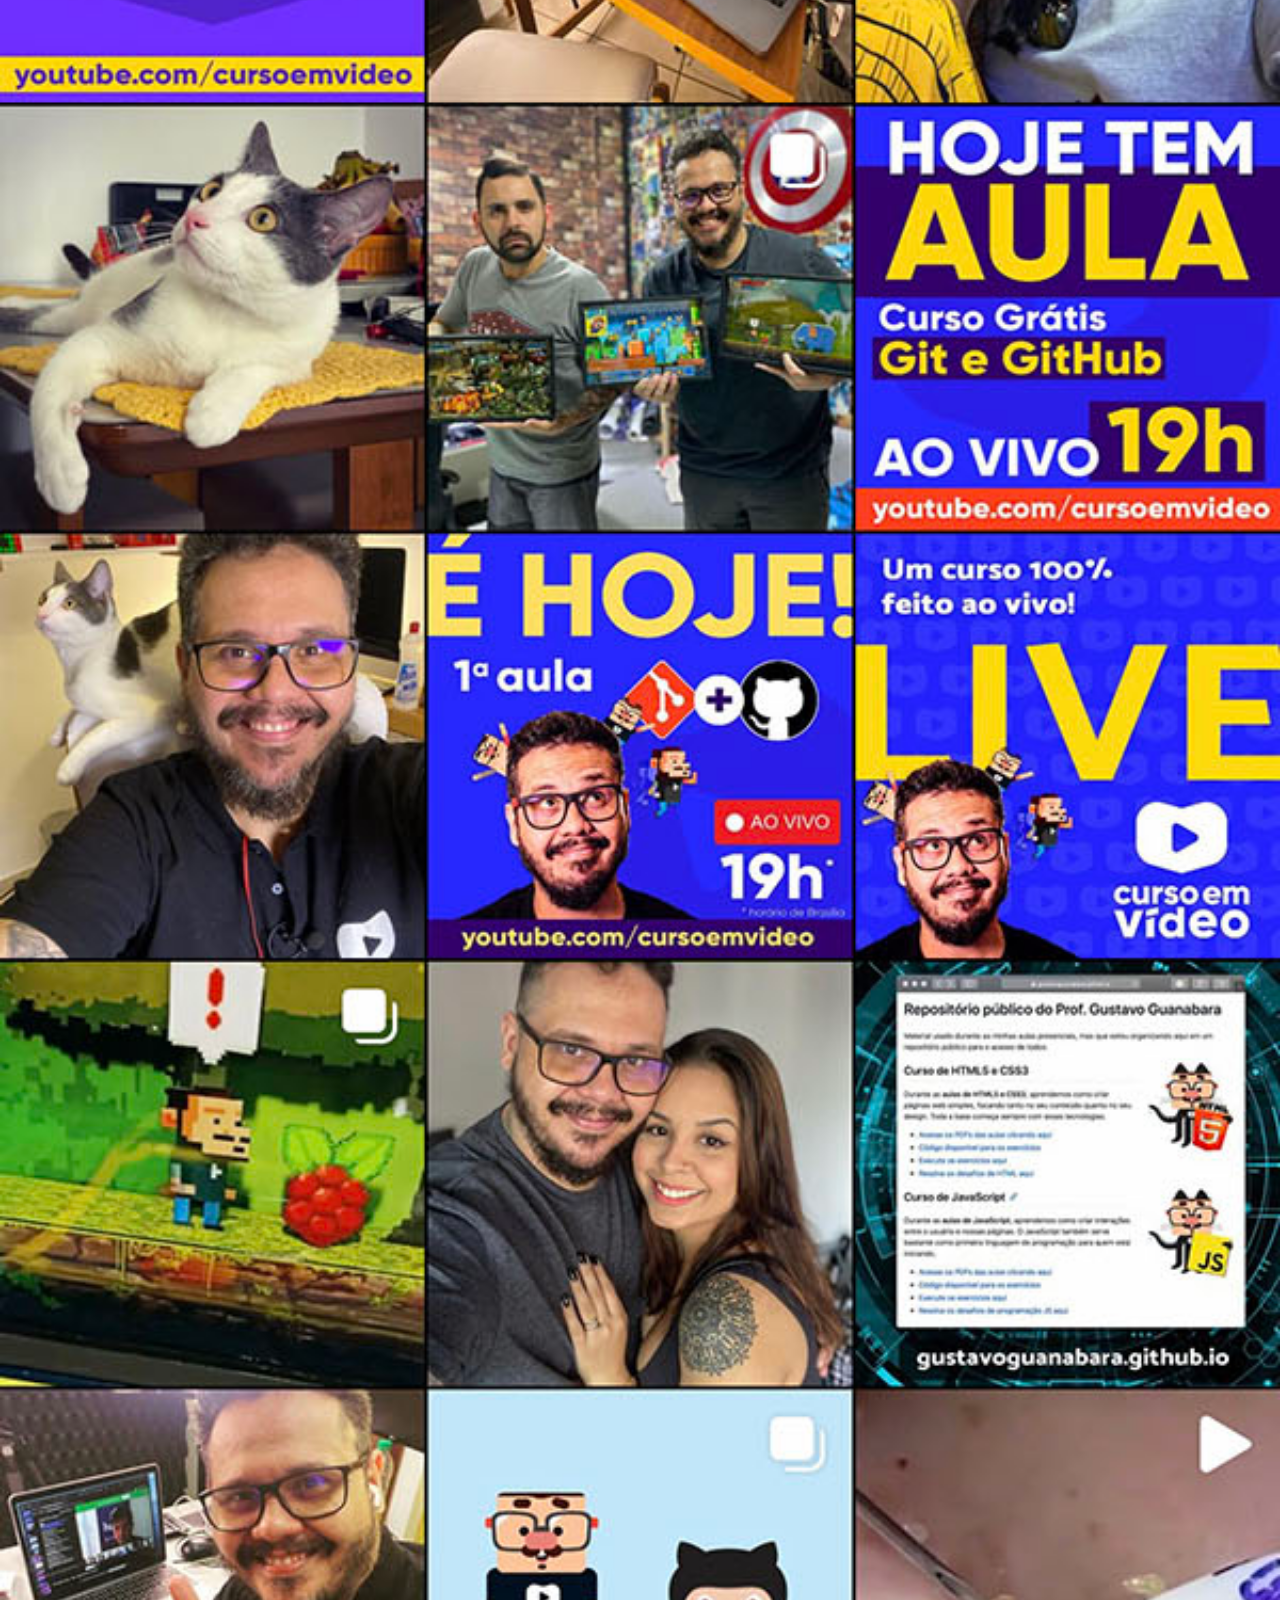
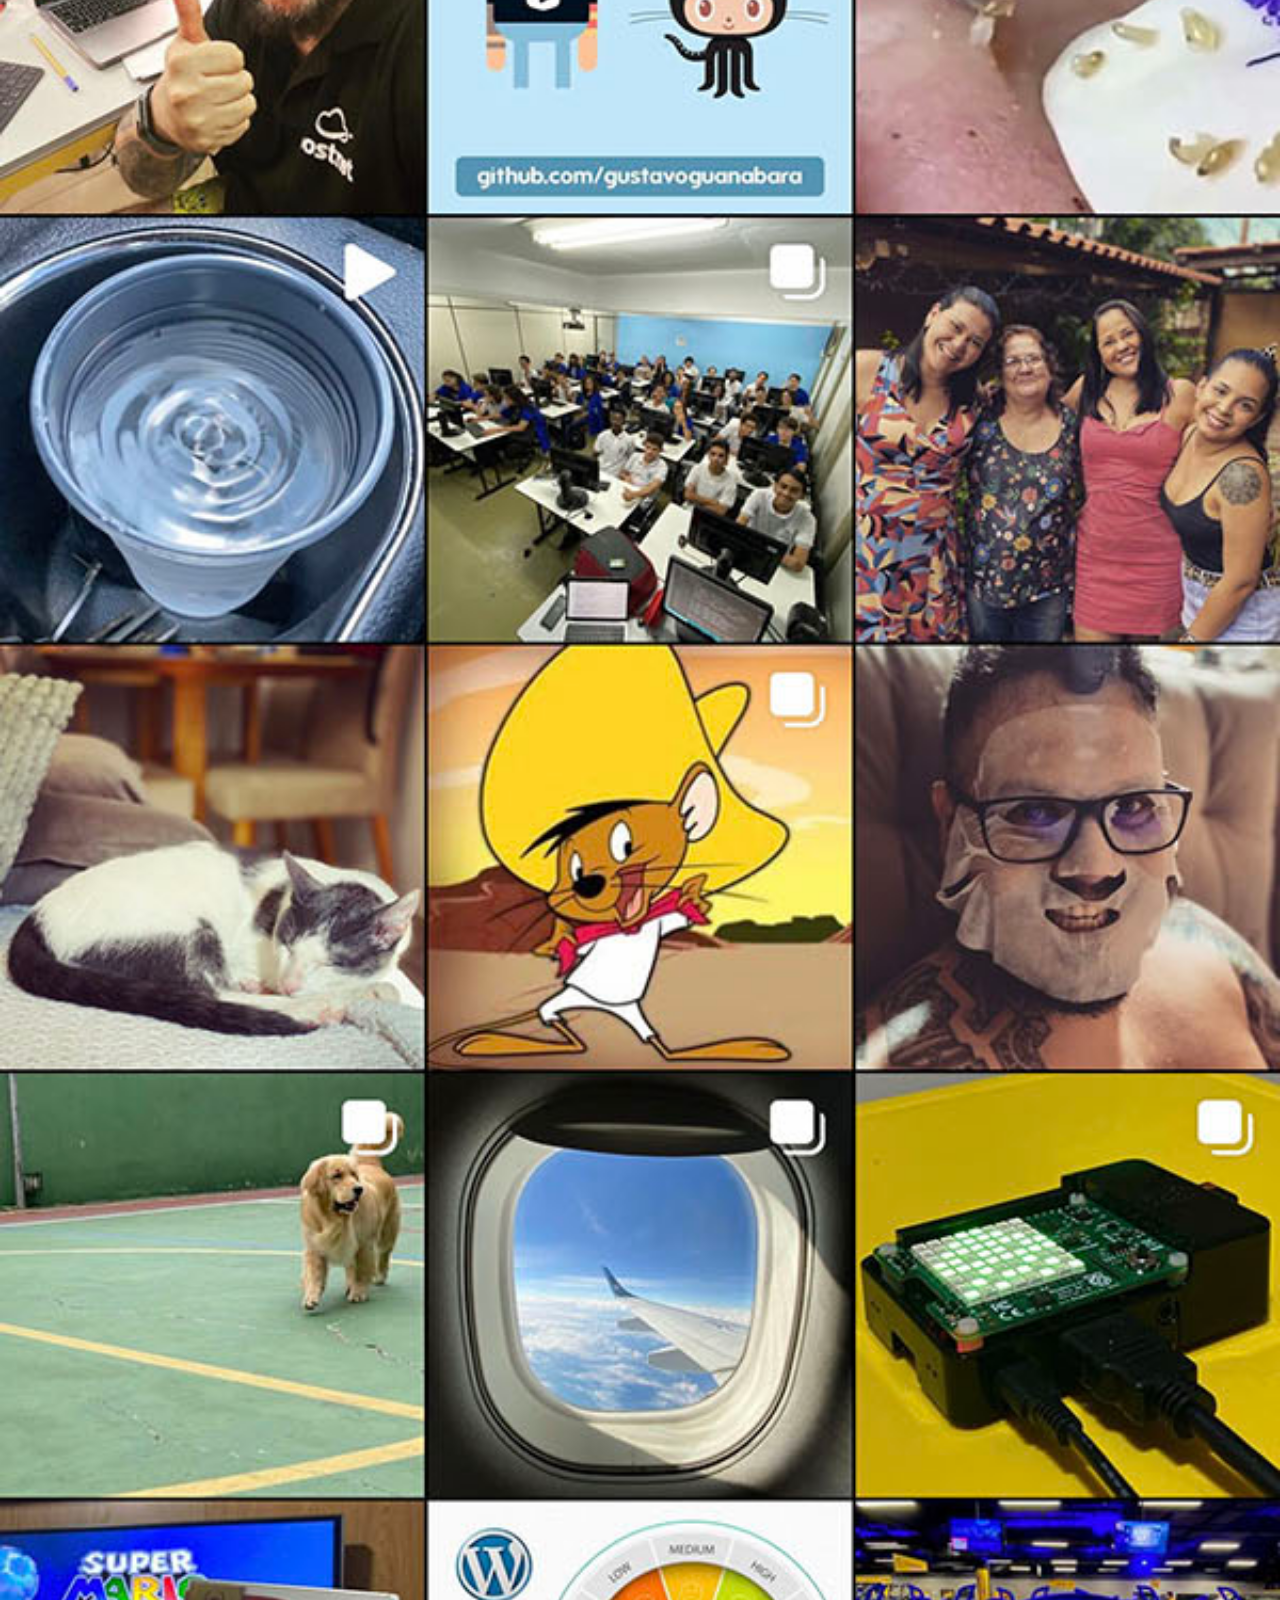
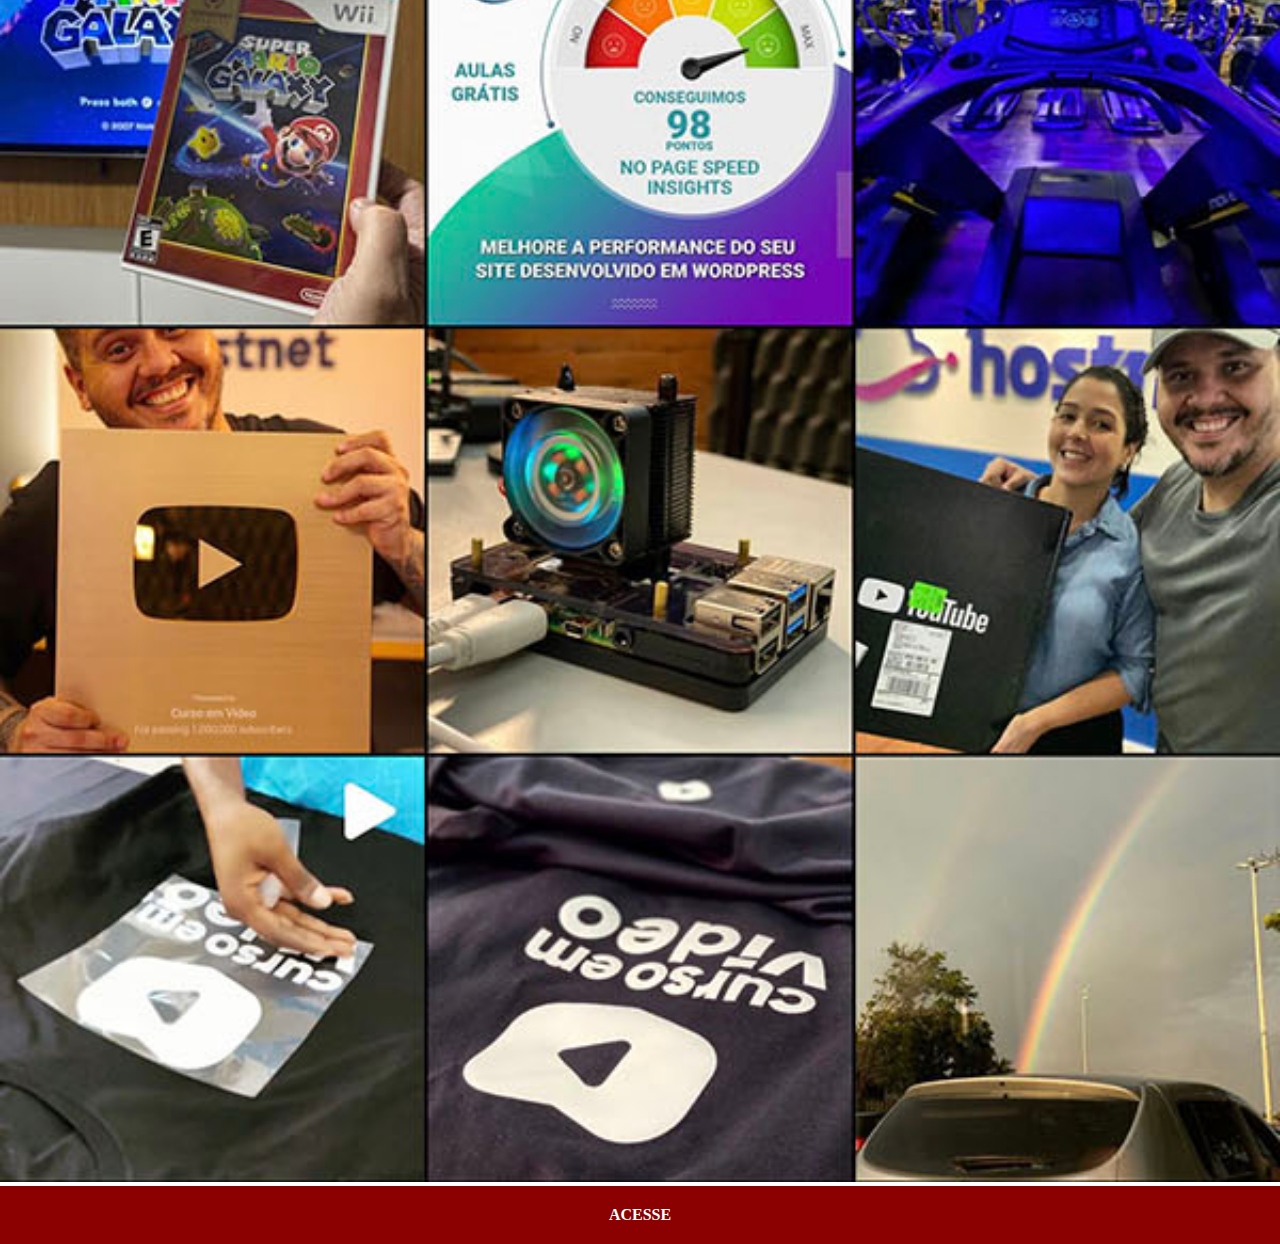
<file: istagram.html>
<!DOCTYPE html>
<html lang="pt-br">
<head>
    <meta charset="UTF-8">
    <meta name="viewport" content="width=device-width, initial-scale=1.0">
    <title>Instagram</title>
    <link rel="stylesheet" href="estilos/social.css">
</head>
<body>
    <img src="imagens/tela-instagram.jpg" alt="Instagram">
    <a href="https://www.instagram.com/gabriel_fleury05/" target="_blank">ACESSE</a>
</body>
</html>
</file>
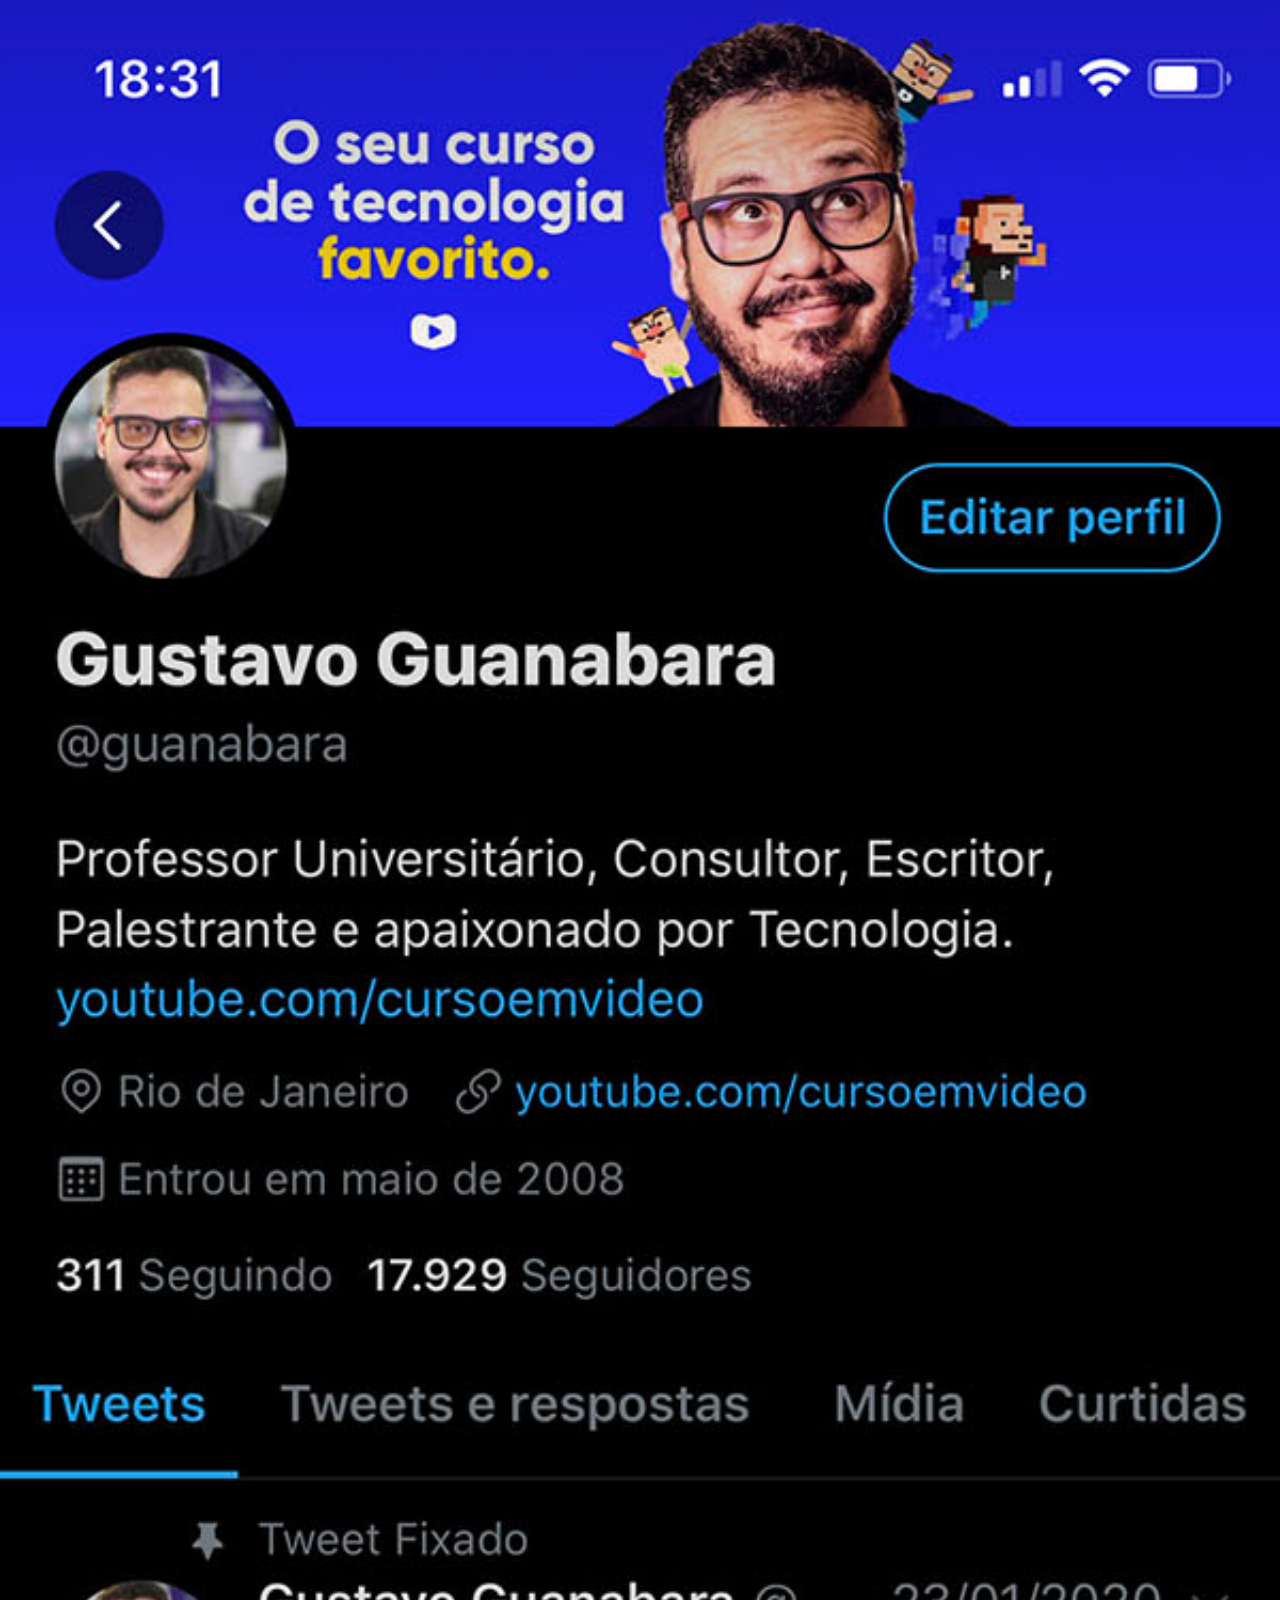
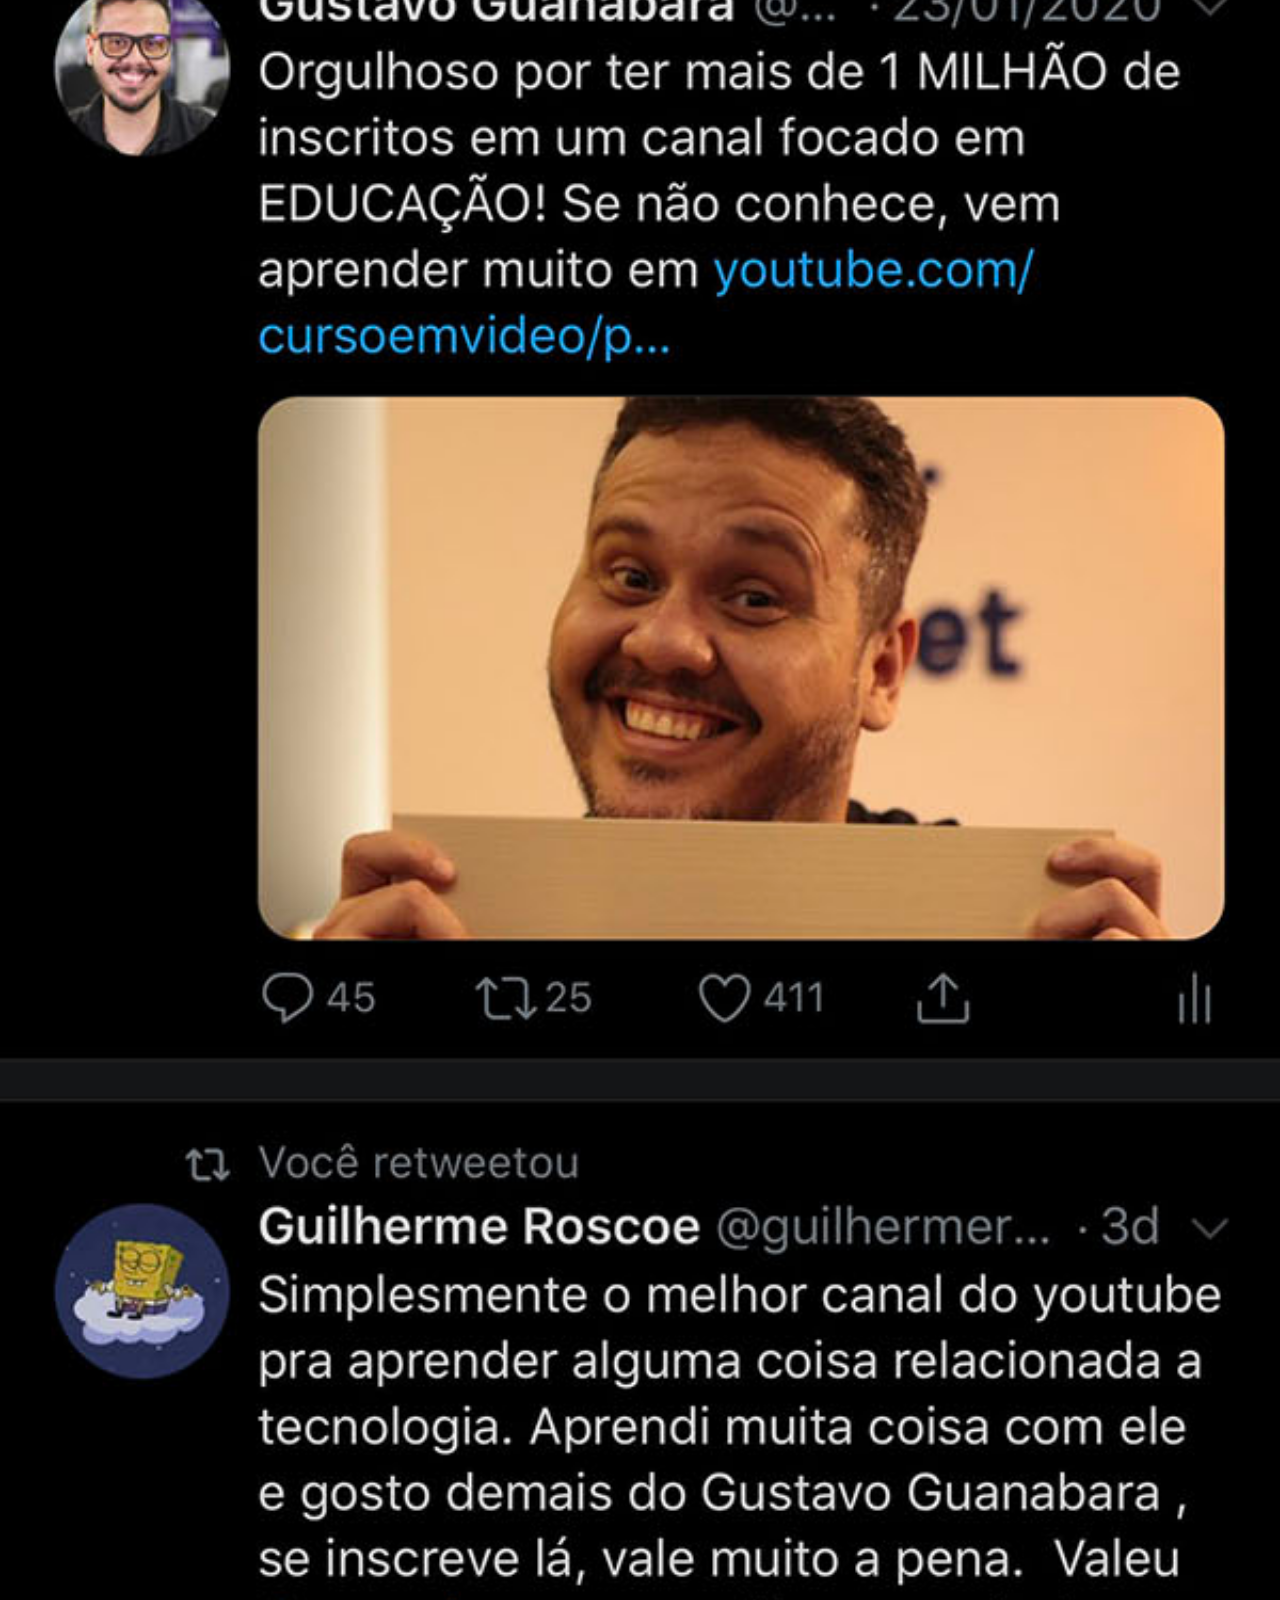
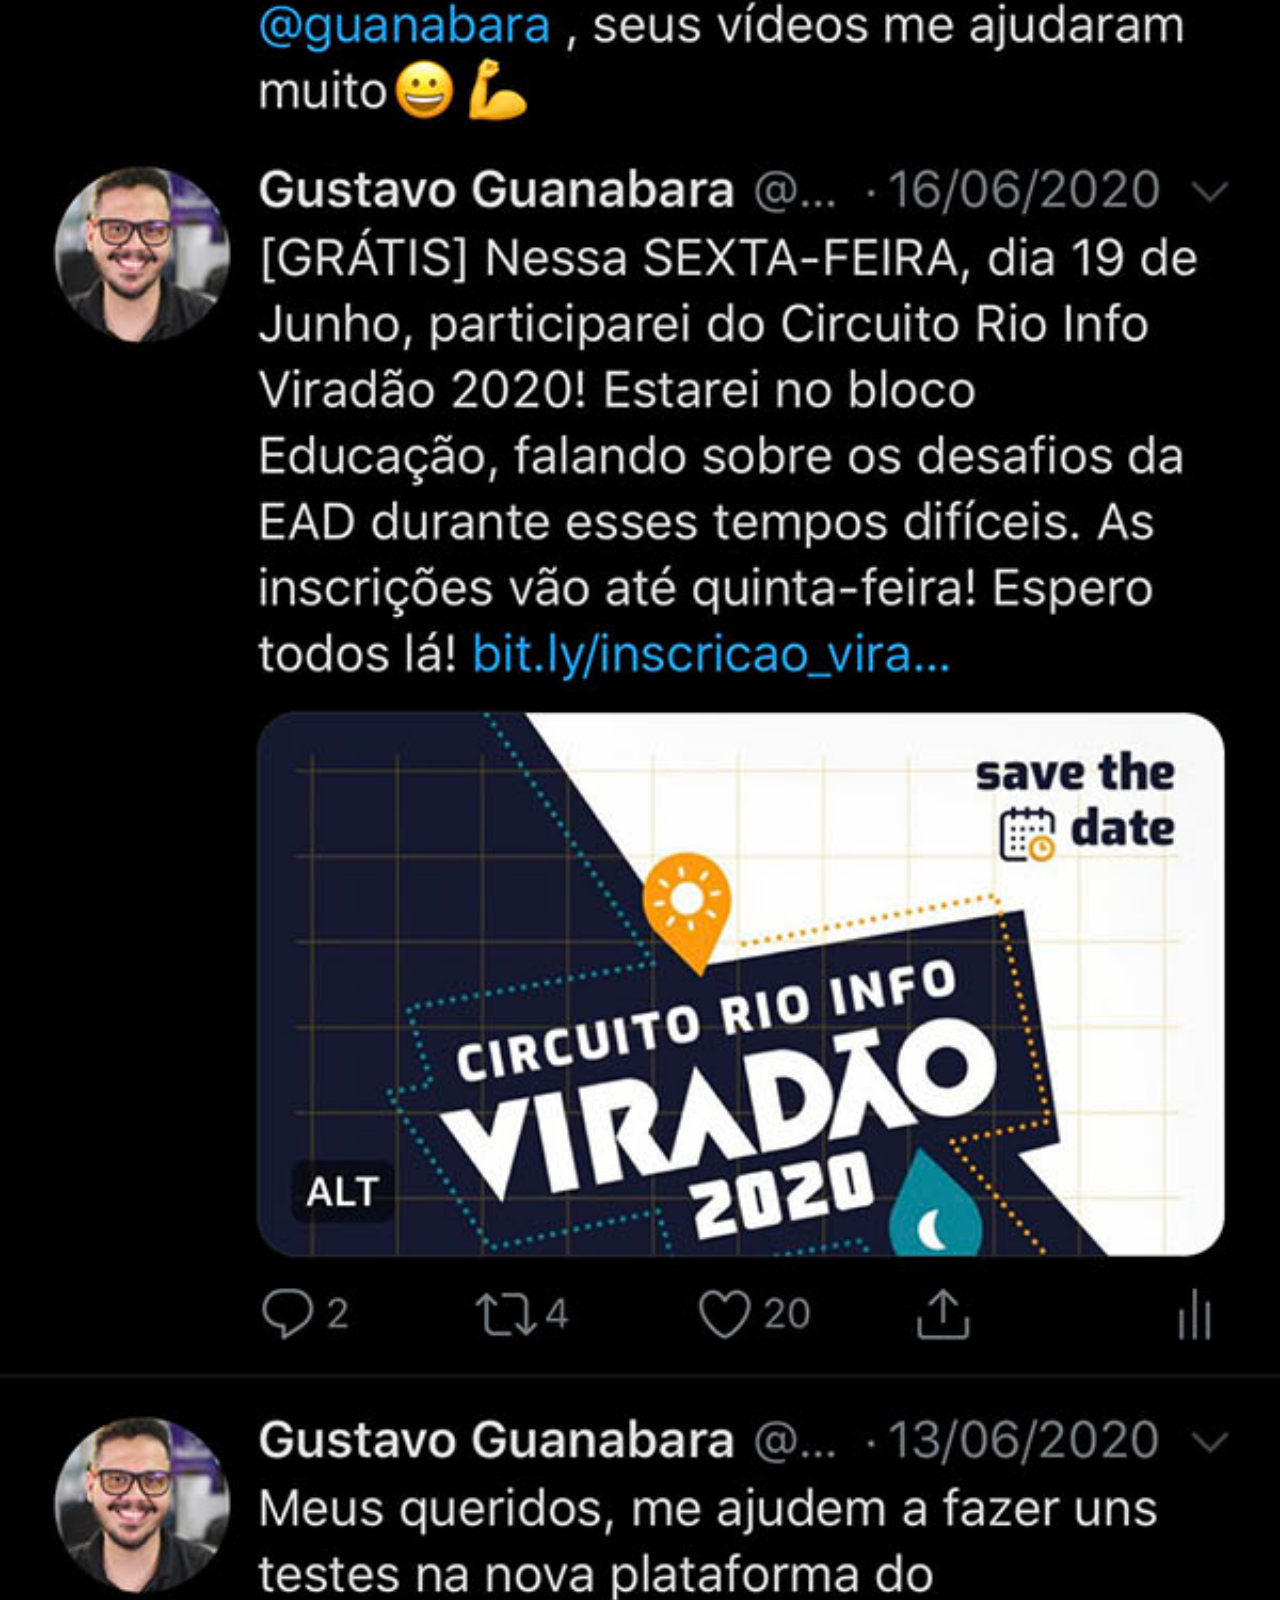
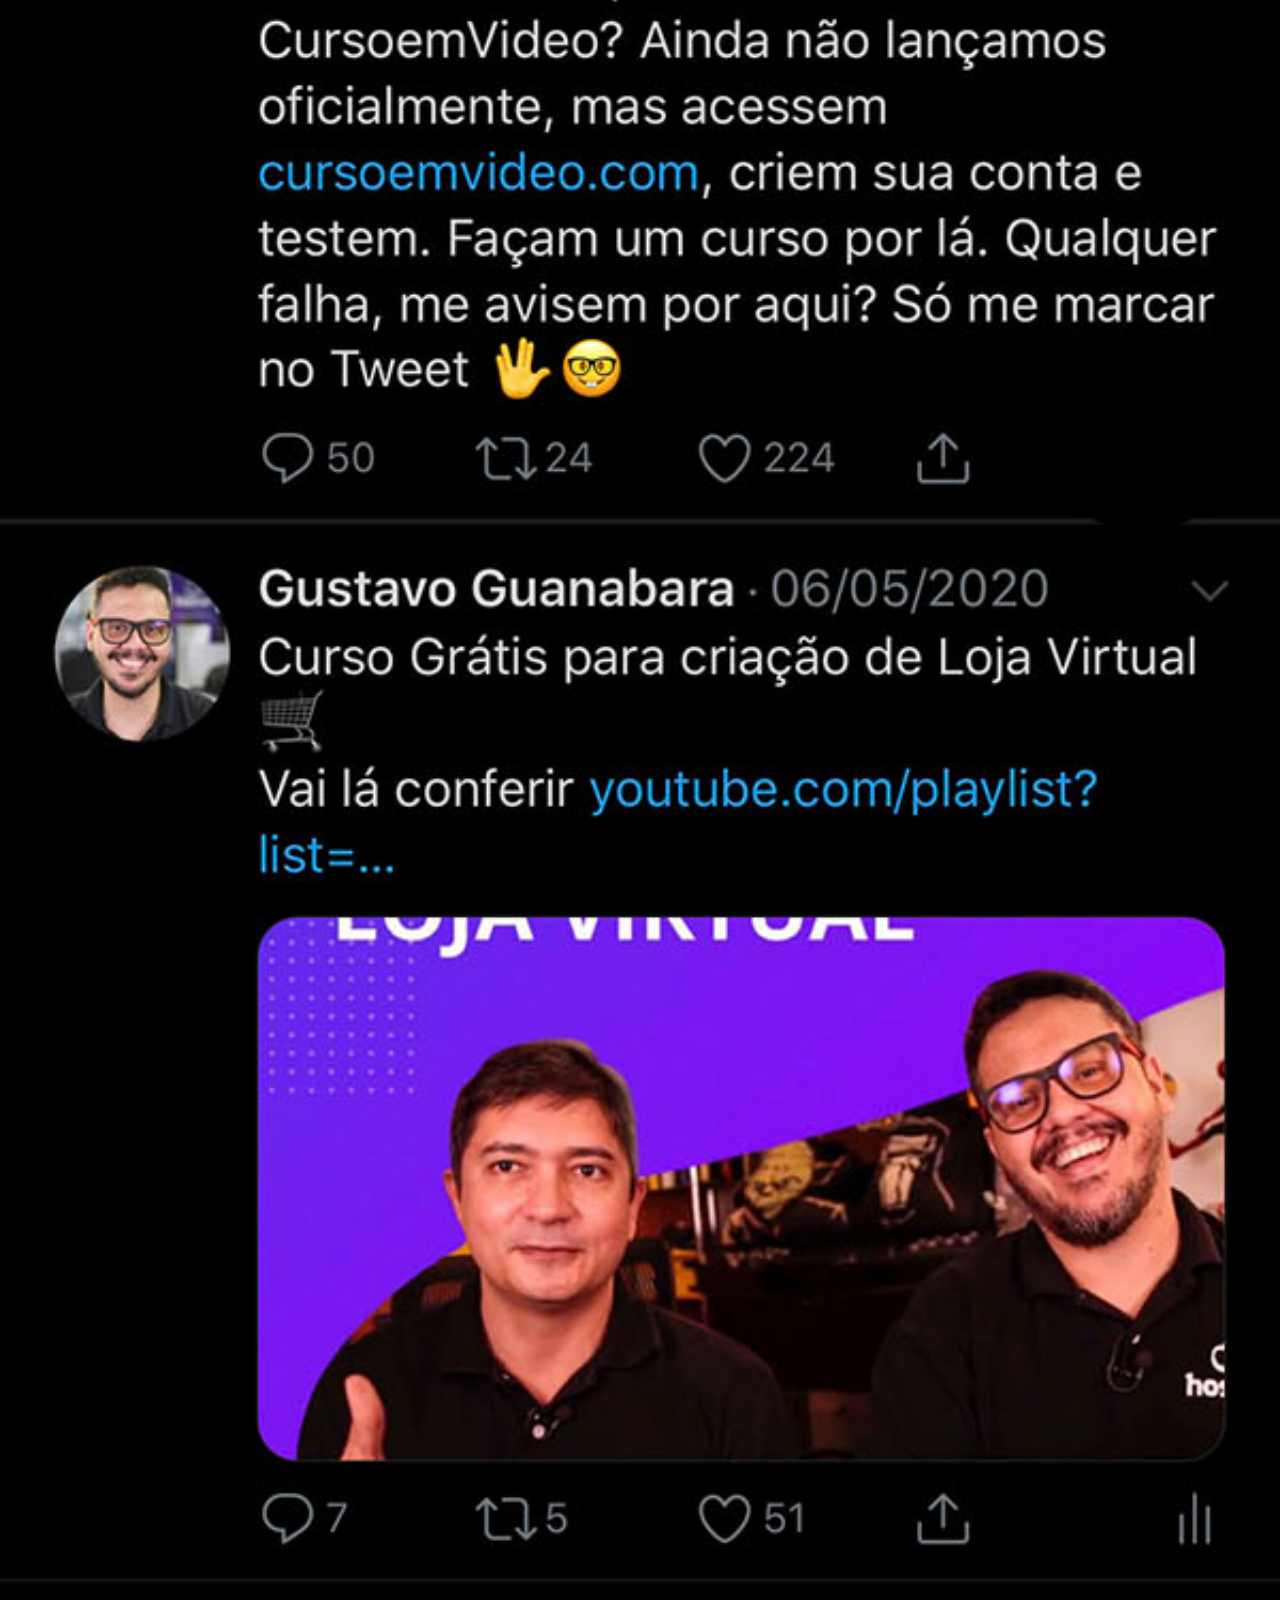
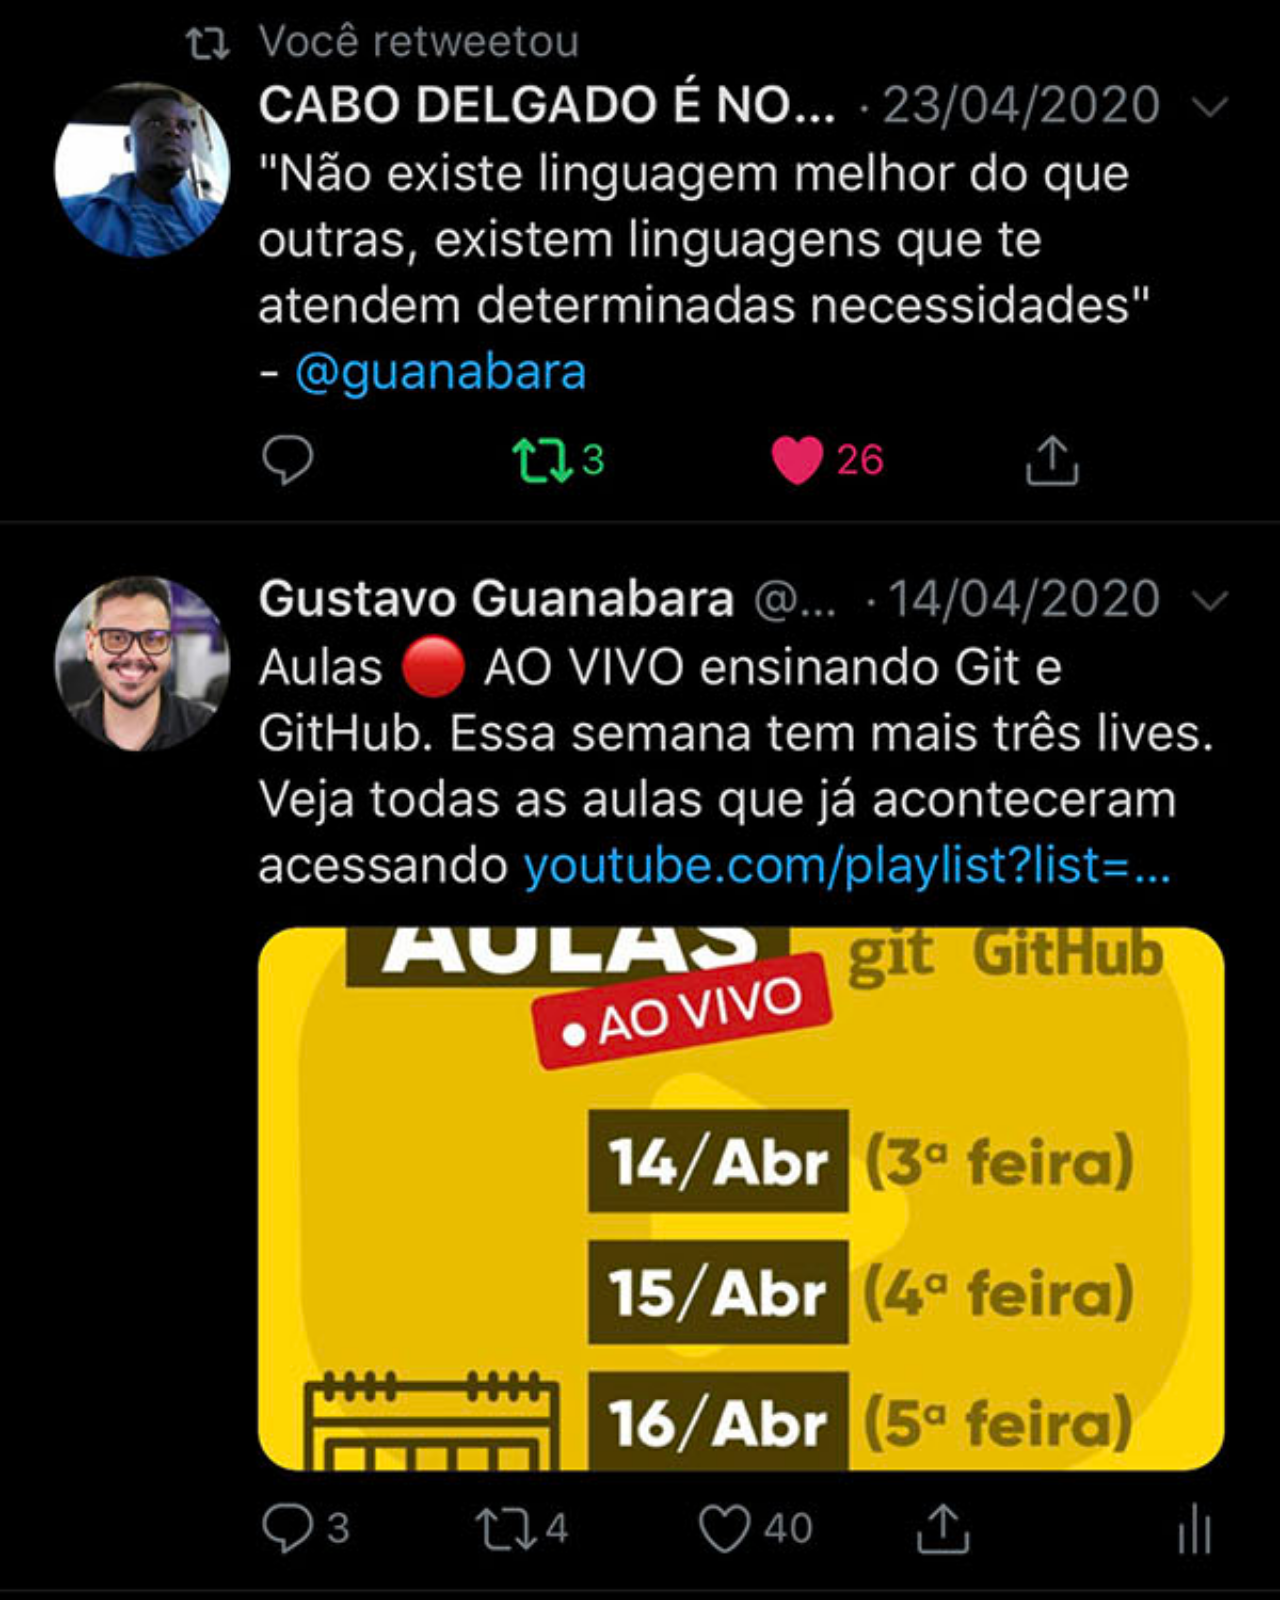
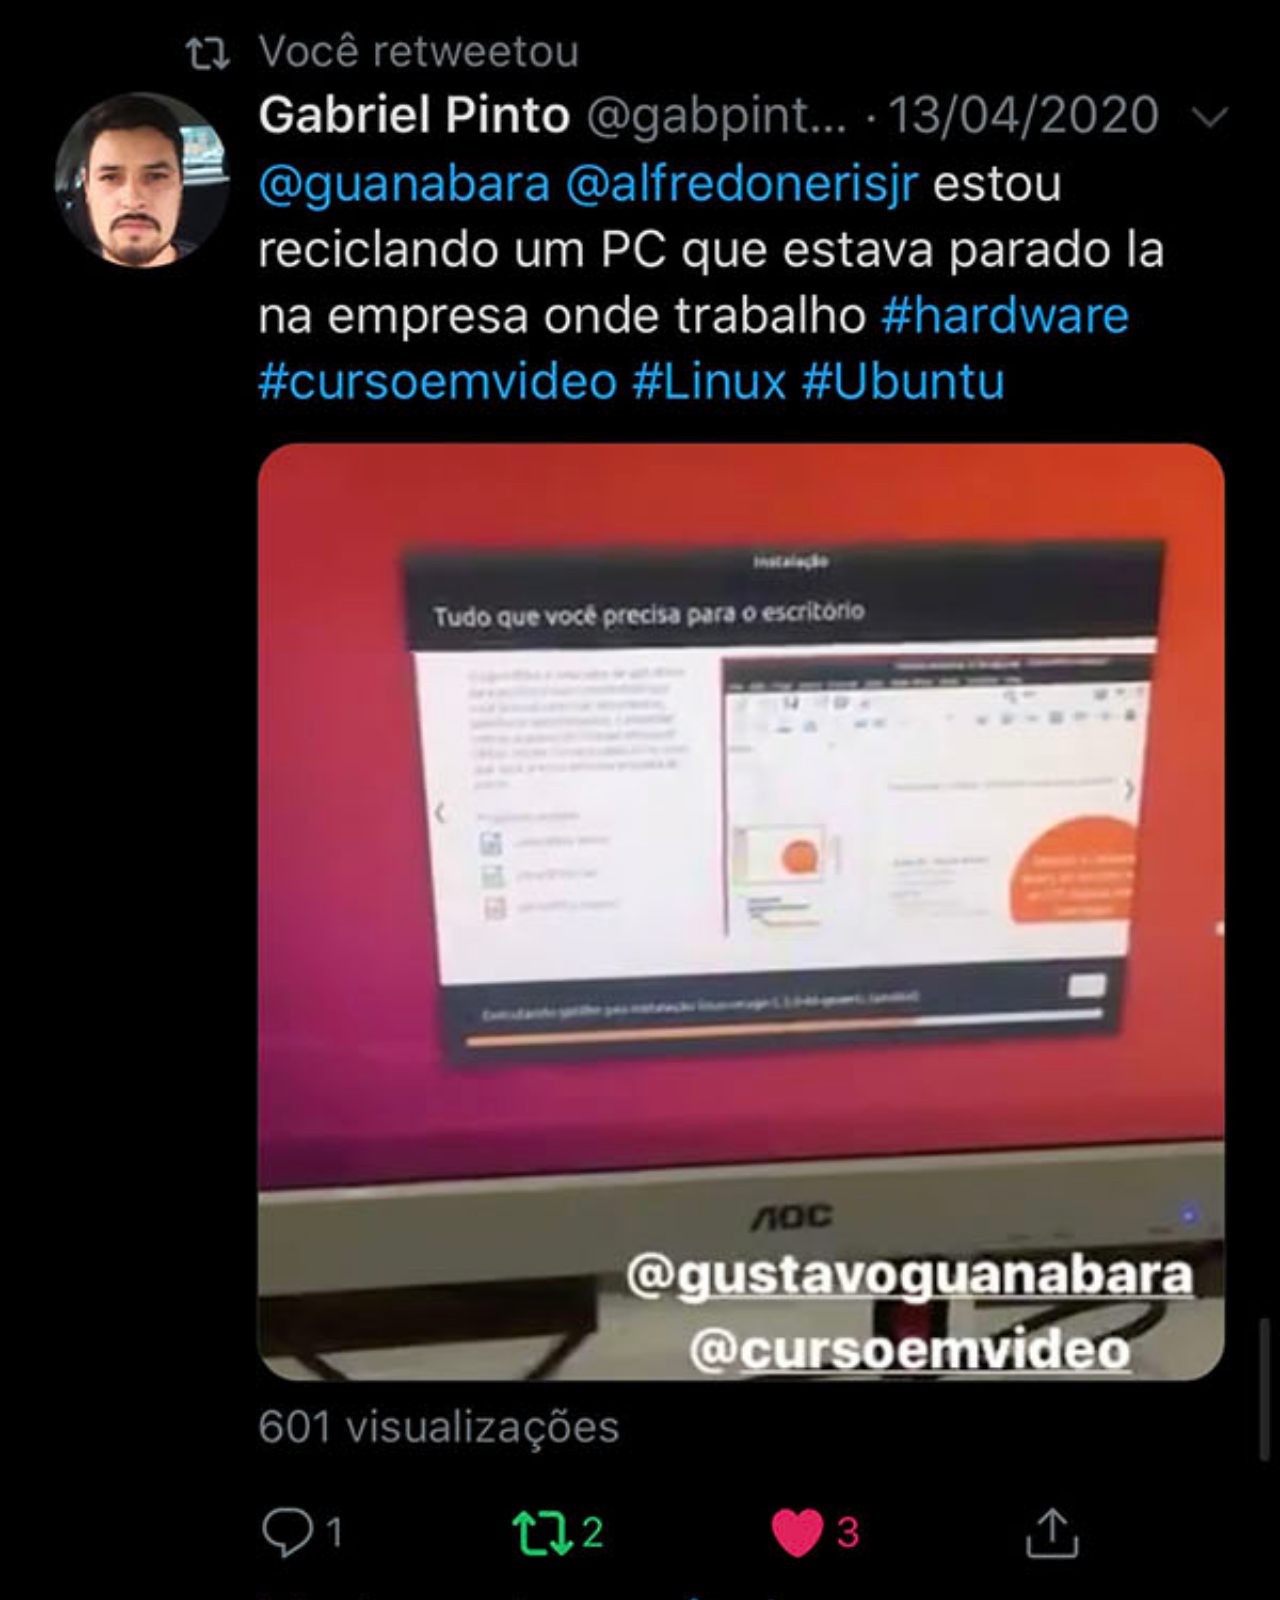
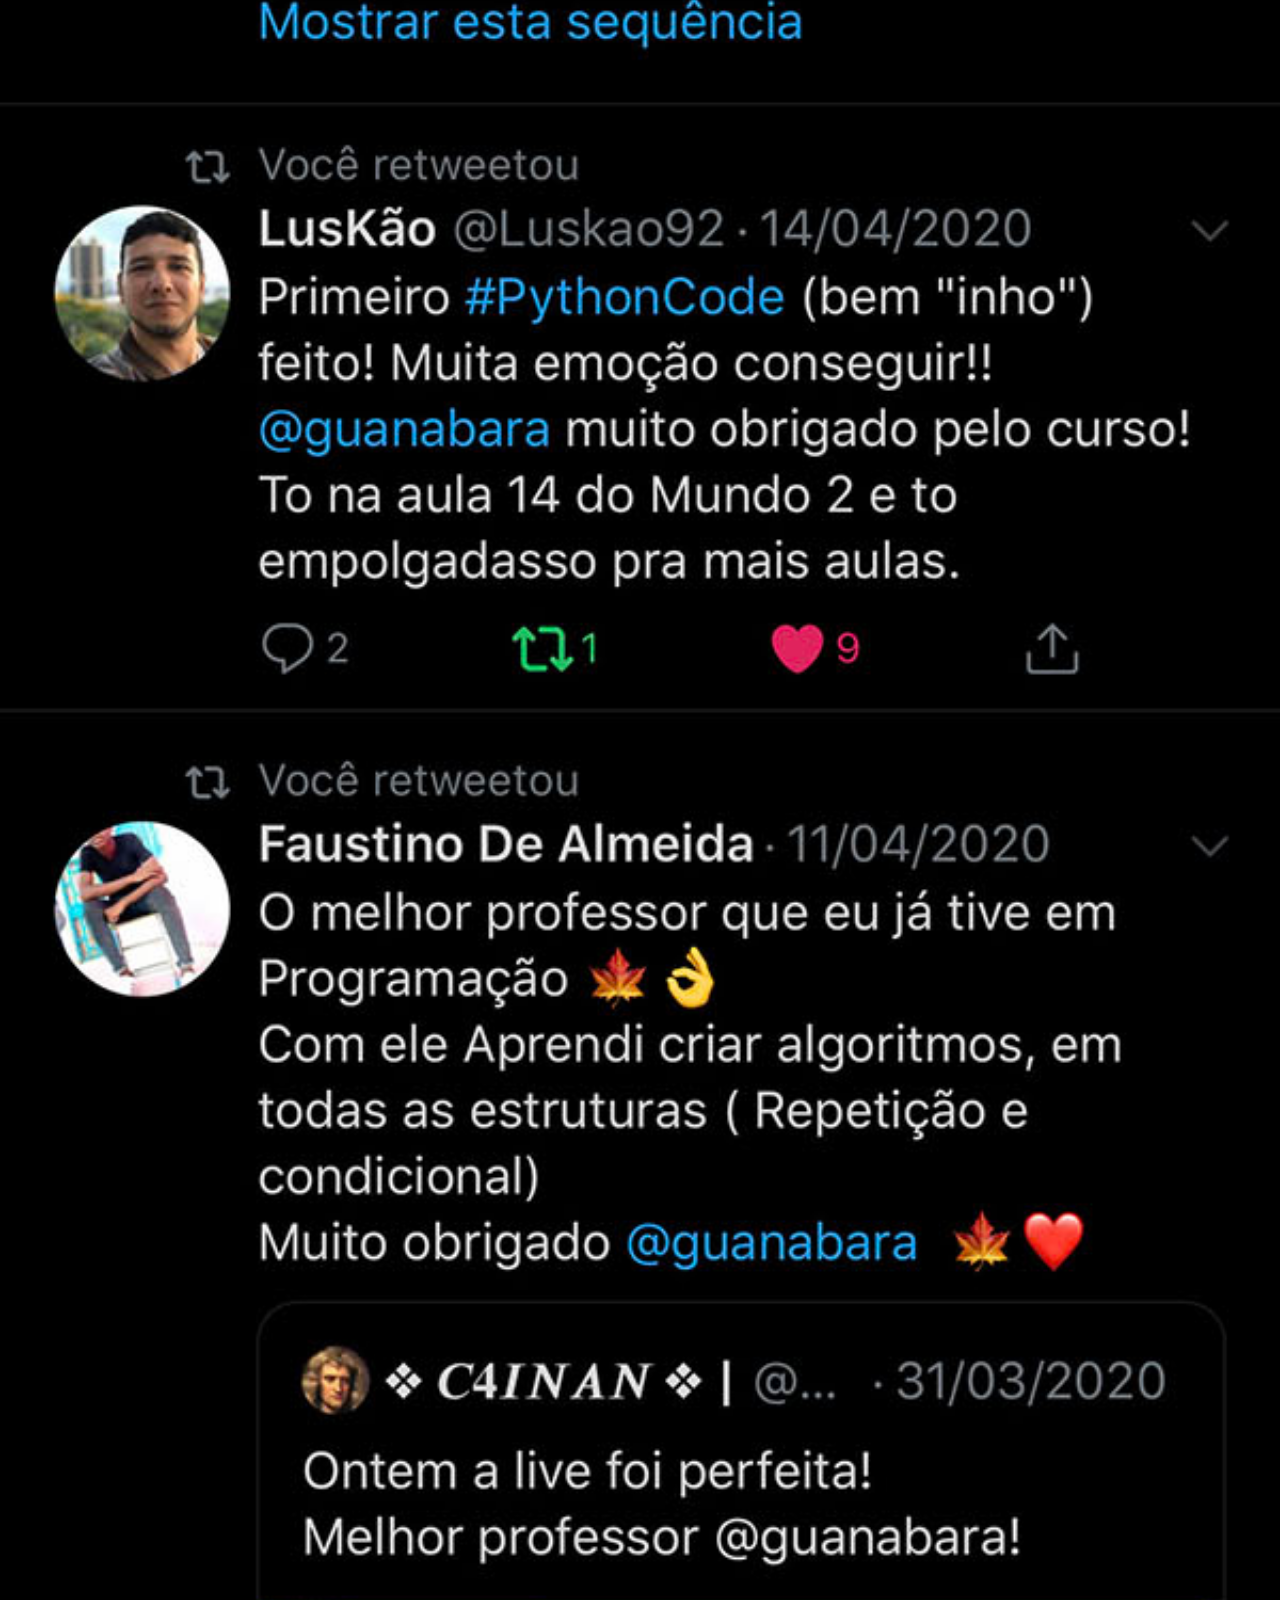
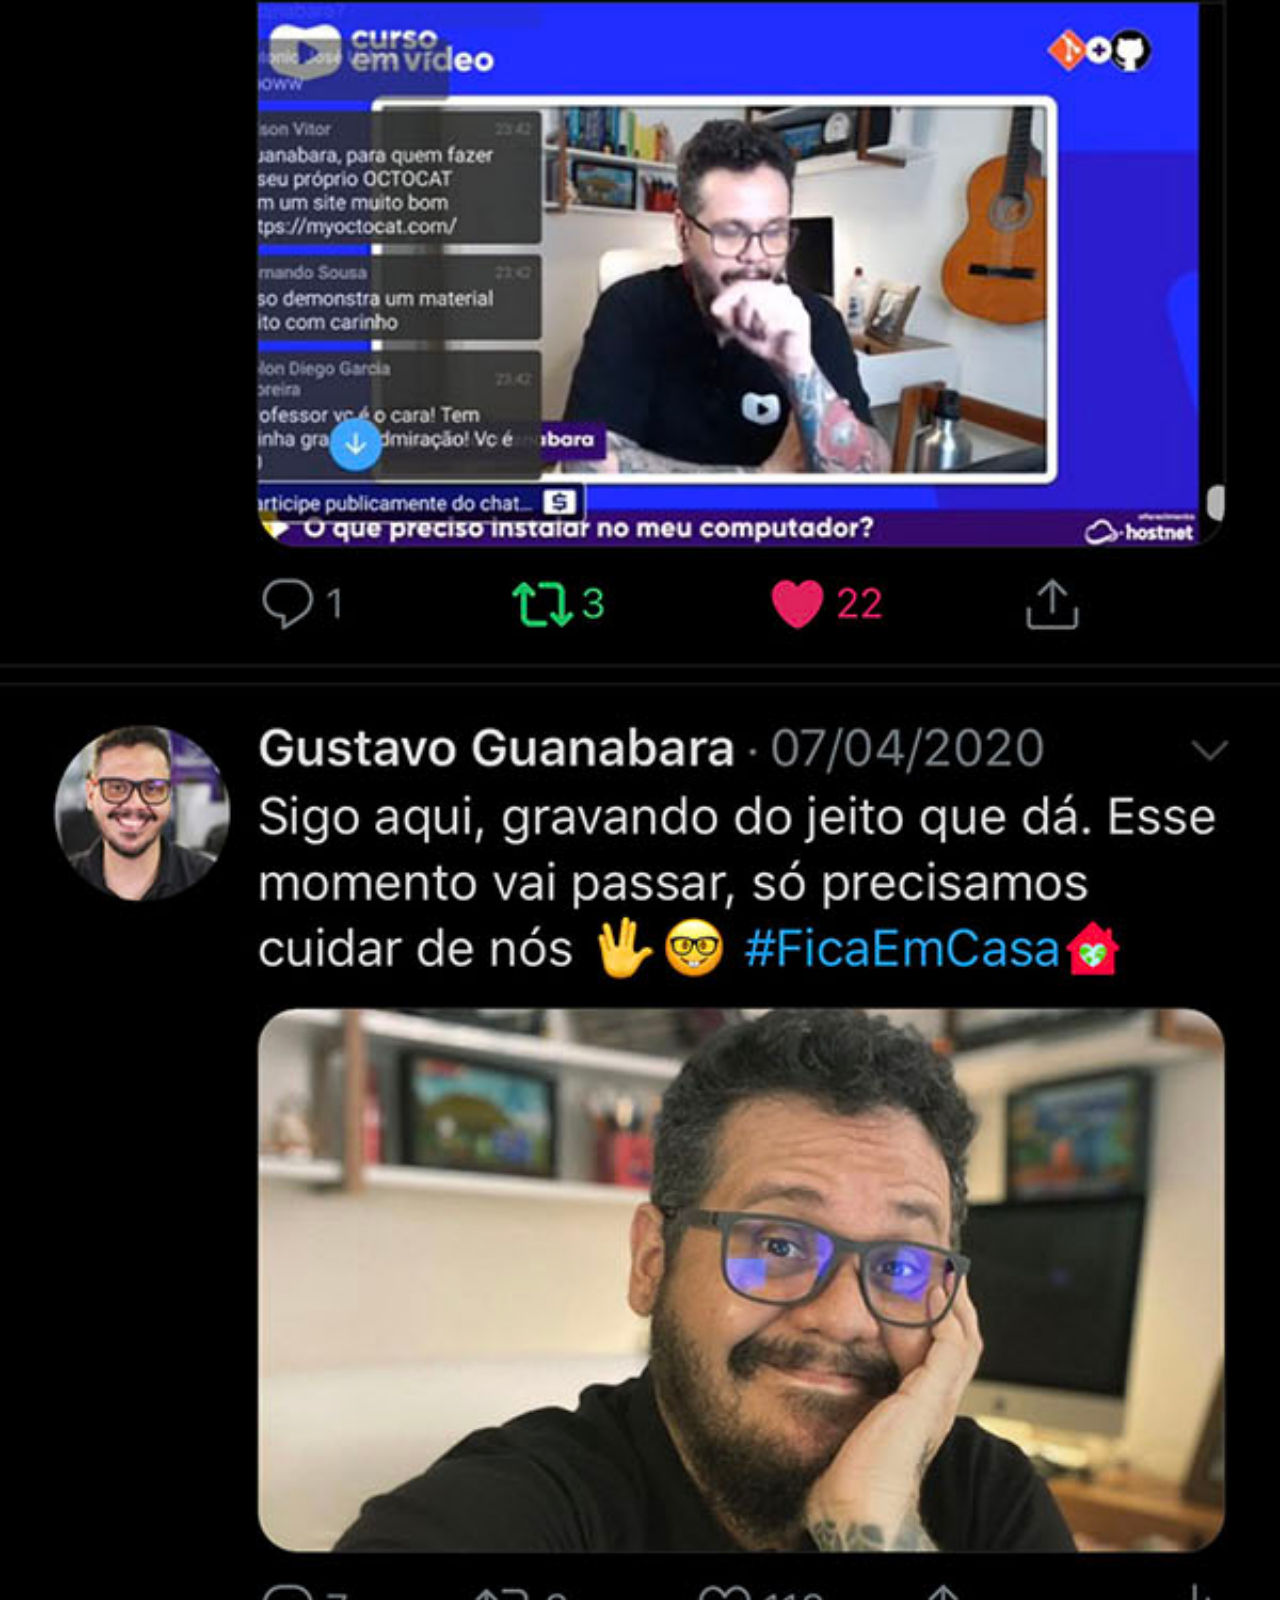
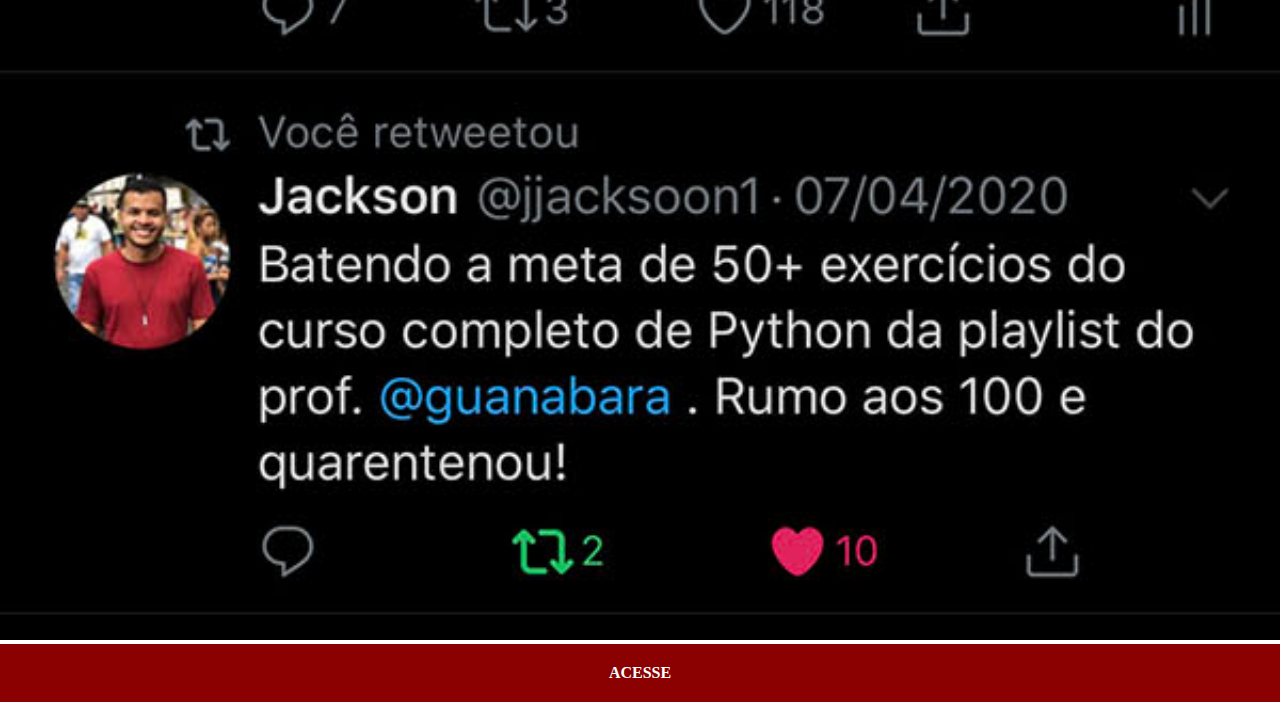
<file: twitter.html>
<!DOCTYPE html>
<html lang="pt-br">
<head>
    <meta charset="UTF-8">
    <meta name="viewport" content="width=	, initial-scale=1.0">
    <title>Twitter</title>
    <link rel="stylesheet" href="estilos/social.css">
</head>
<body>
    <img src="imagens/tela-twitter.jpg" alt="Twitter">
    <a href="https://x.com/?lang=pt&mx=2">ACESSE</a>
</body>
</html>
</file>
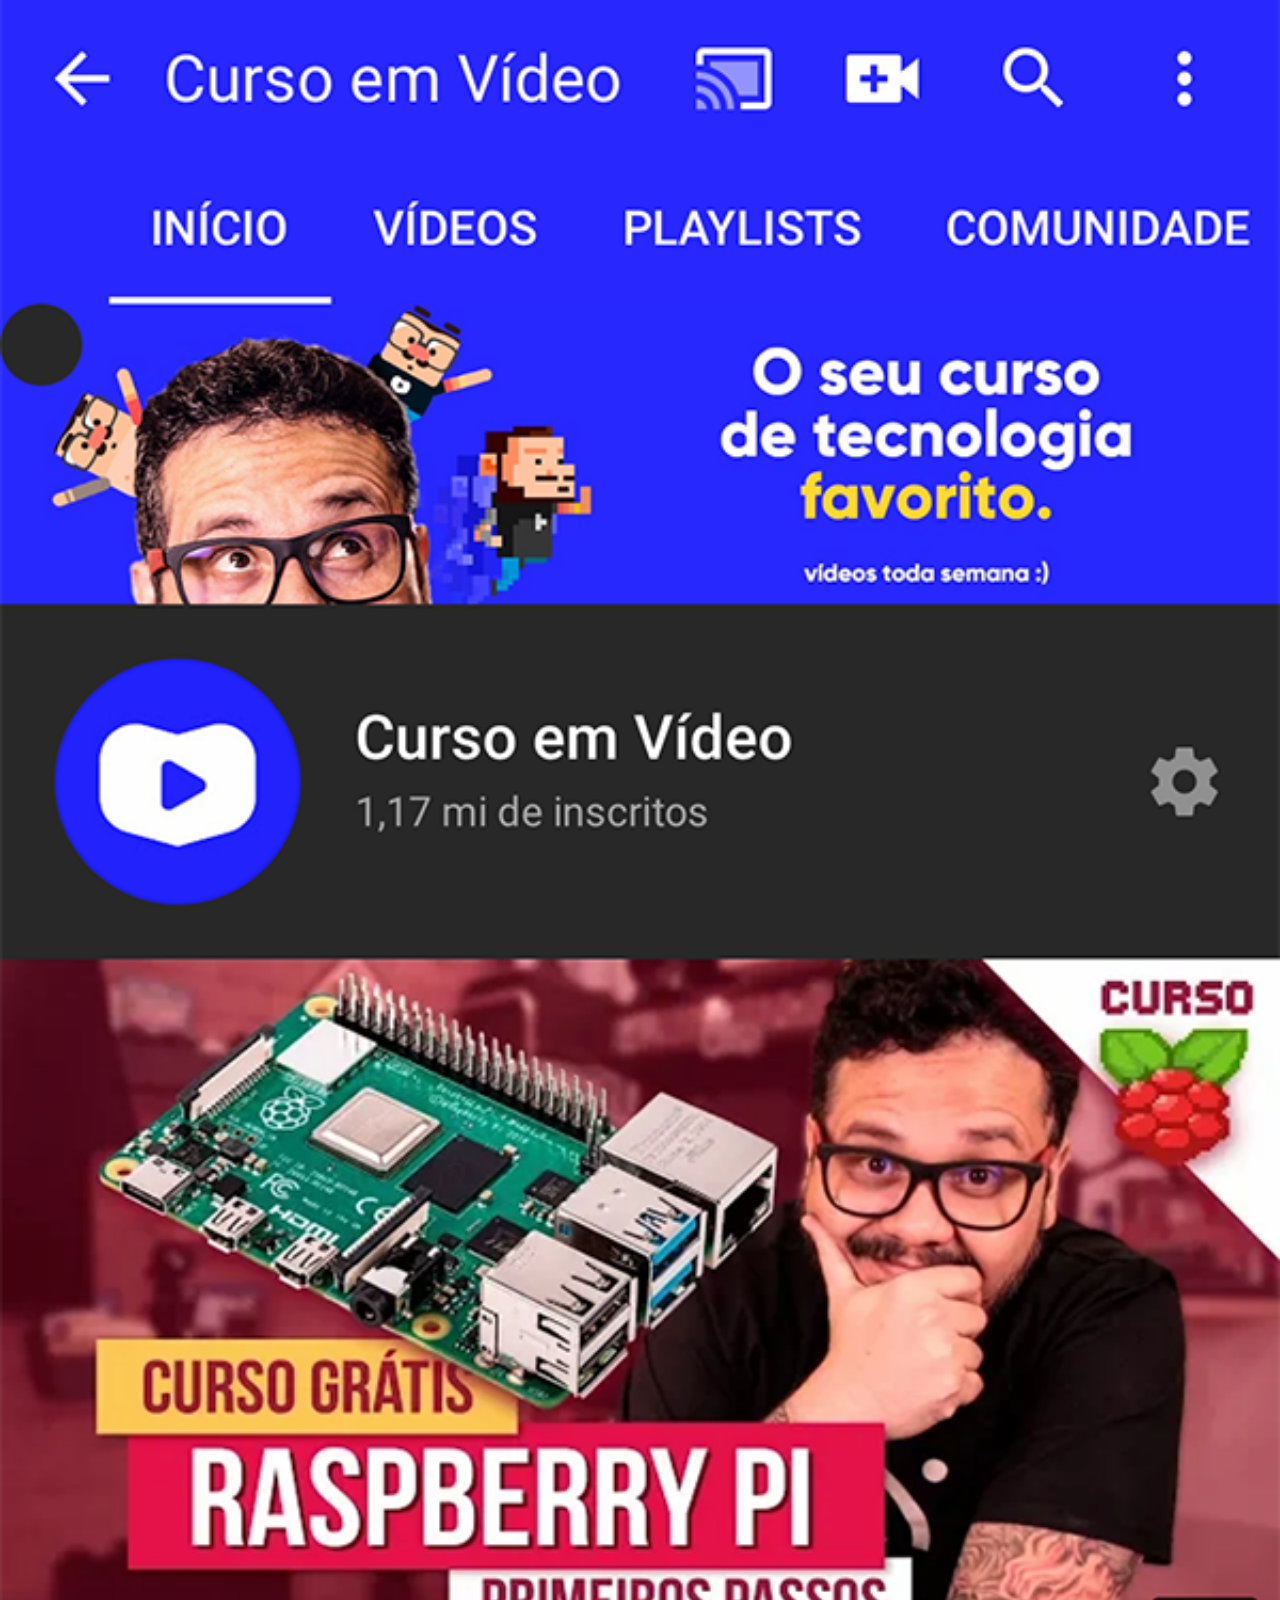
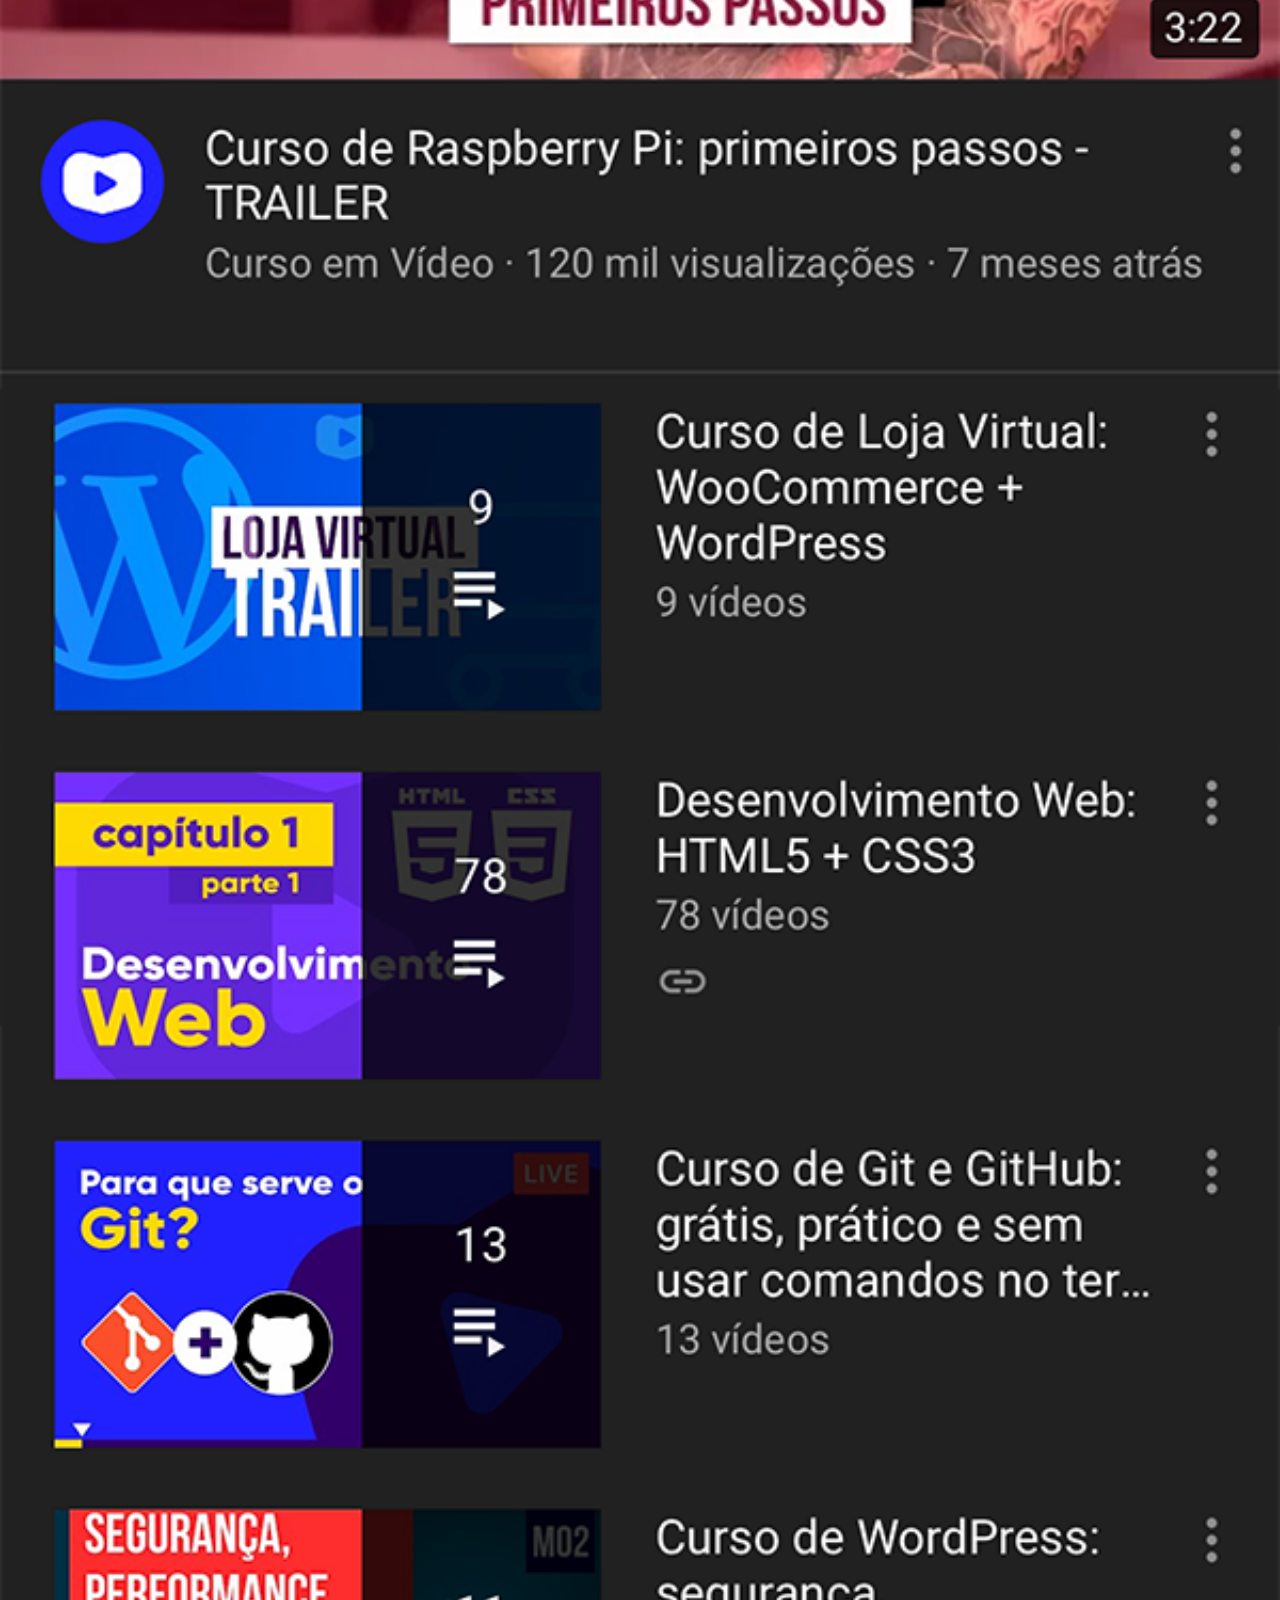
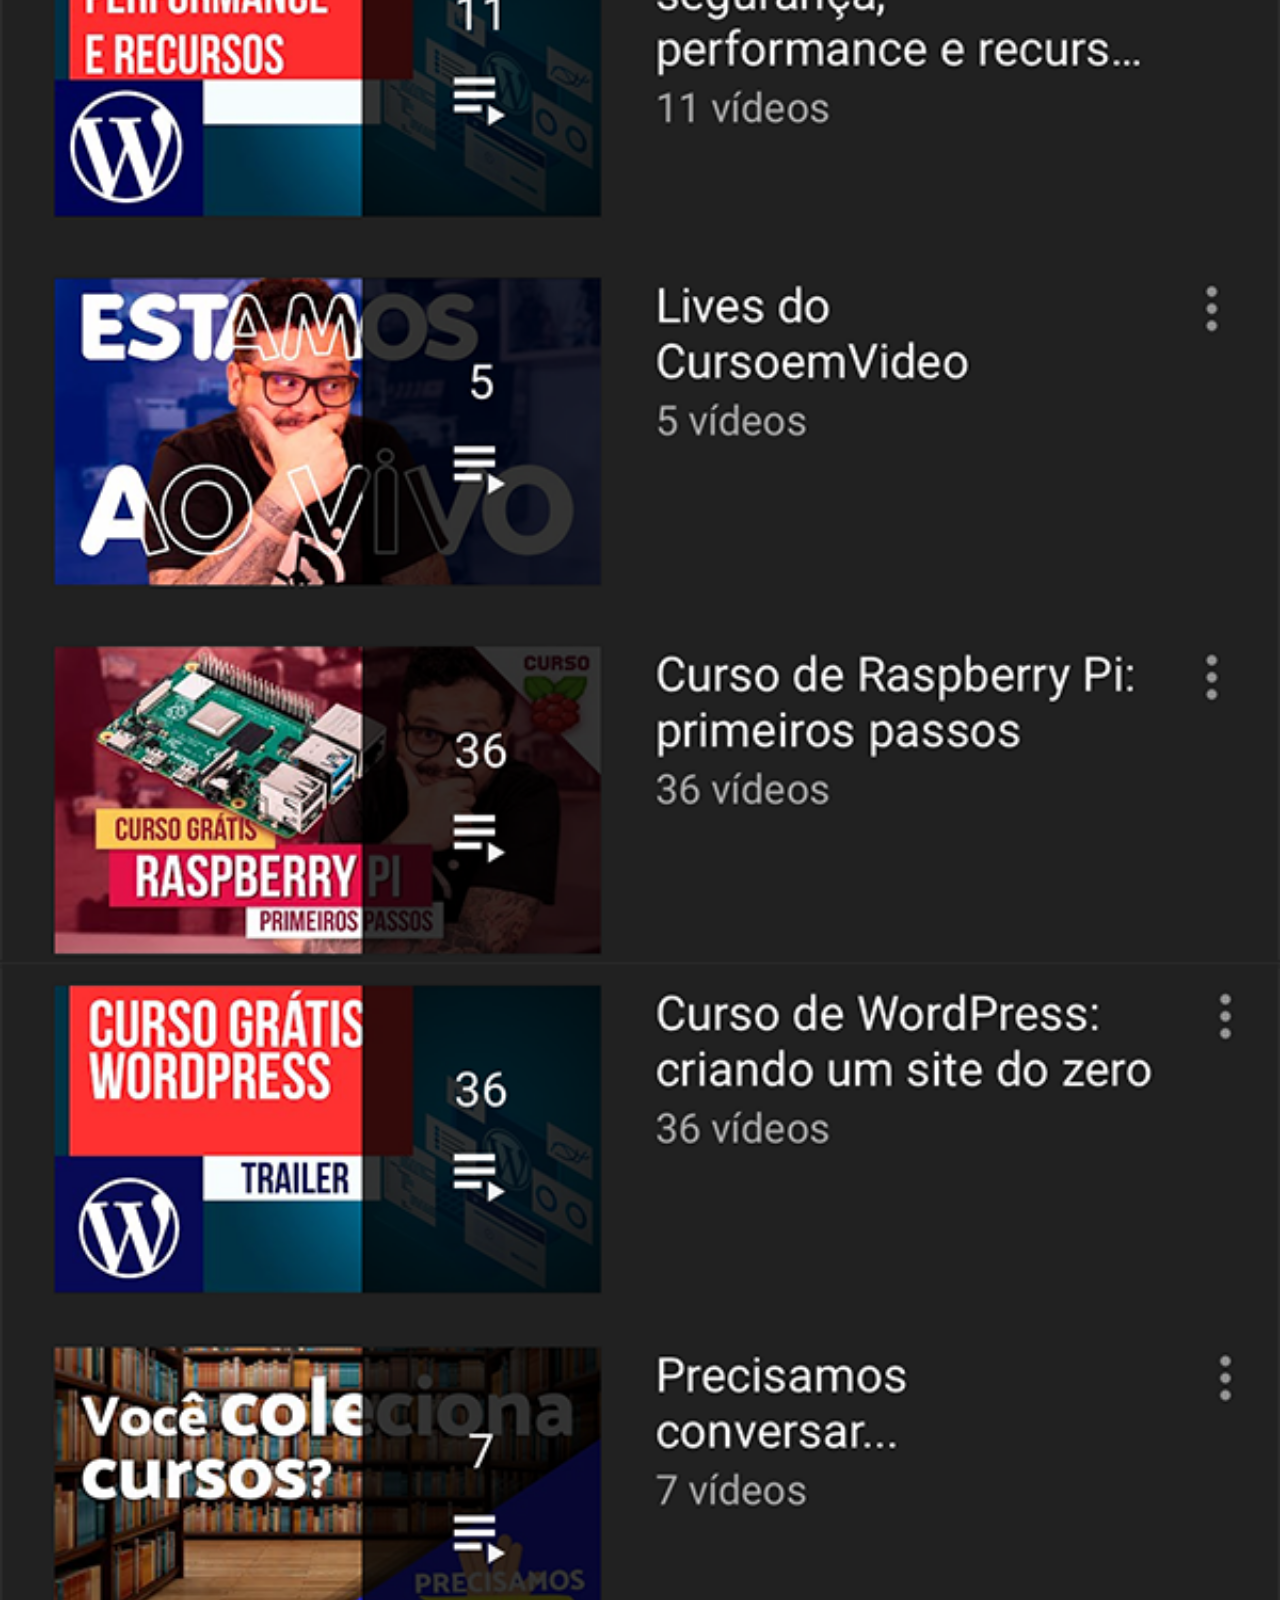
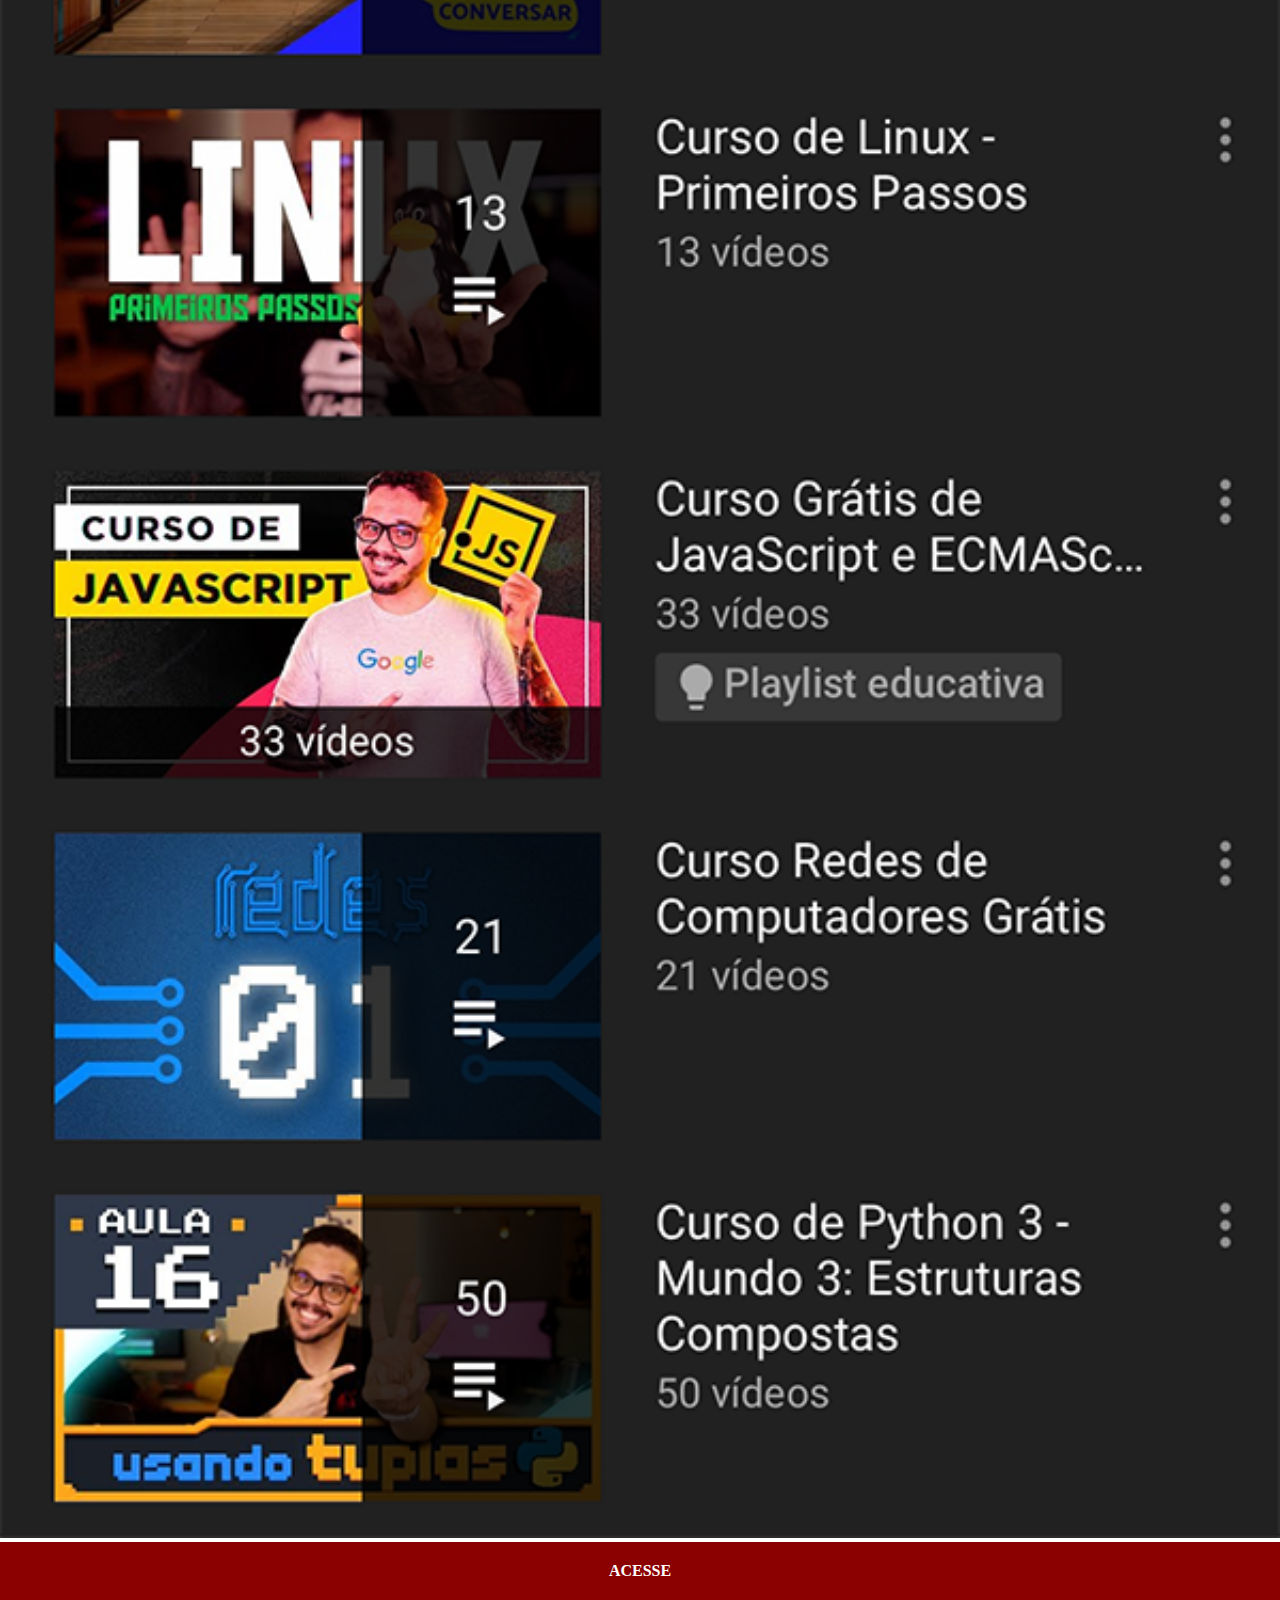
<file: youtube.html>
<!DOCTYPE html>
<html lang="pt-br">
<head>
    <meta charset="UTF-8">
    <meta name="viewport" content="width=device-width, initial-scale=1.0">
    <title>Youtube</title>
    <link rel="stylesheet" href="estilos/social.css">
</head>
<body>
    <img src="imagens/tela-youtube.png" alt="youyube">
    <a href="https://www.youtube.com/c/CursoemV%C3%ADdeo" target="_blank"> ACESSE</a>
</body>
</html>
</file>
<file: estilos/style.css>
@charset "UTF-8";

*{
    margin: 0px;
    padding: 0px;
    font-family: Arial, Helvetica, sans-serif;
}

body{
    background: url('../imagens/fundo-madeira.jpg') no-repeat top center;
    background-size: cover; /* pra cobrir a tela toda */
    background-attachment: fixed;
}

html, body{
    height: 100vh;
    width: 100vw;
    background-color: black;
}

main{
    height: 100vh; 
    position: relative;
    
}

section#telefone{
    position: absolute;
    top: 50%;
    left: 50%;
    transform: translate(-50%, -50%); /* usamos isso pra centralizar */

    height: 627px;
    width: 311px;
    background: url('../imagens/frame-iphone.png') no-repeat;
}

iframe#tela{
    position: relative;
    top: 80px;
    left: 22px;
    width: 267px;
    height: 471px;
}

section#redes-sociais {
    text-align: right; /* deixa as imagens do lado direito da tela */
}

section#redes-sociais img{
    width: 50px;
    margin: 10px;
    border-radius: 50%;
    box-shadow: 2px 2px 5px rgba(0, 0, 0, 0.418);
    box-sizing: border-box; /* assim deixa a bordar dentro da caixa */
}

section#redes-sociais img:hover{
    border: 2px solid rgb(255, 255, 255);
    transform: translate(-3px, -3px);/*  quando passa o cursor em cima ele da uma levantadinha */
    box-shadow: 5px 5px 10px rgba(0, 0, 0, 0.616); /* quando ele levanta fica uma sombra embaixo */
    transition: transform .3s, border 1s;
}
</file>
<file: estilos/social.css>
@charset "UTF-8";

*{
    margin: 0px;
    padding: 0px;
}

::-webkit-scrollbar{
    width: 0px;
    height: 0px;
}

img{
    width: 100vw;
}

a{
    display: block;
    background-color: darkred;
    color: white;
    padding: 20px;
    text-align: center;
    font-weight: bolder;
    text-decoration: none;
}

a:hover{
    background-color: red;
}
</file>
